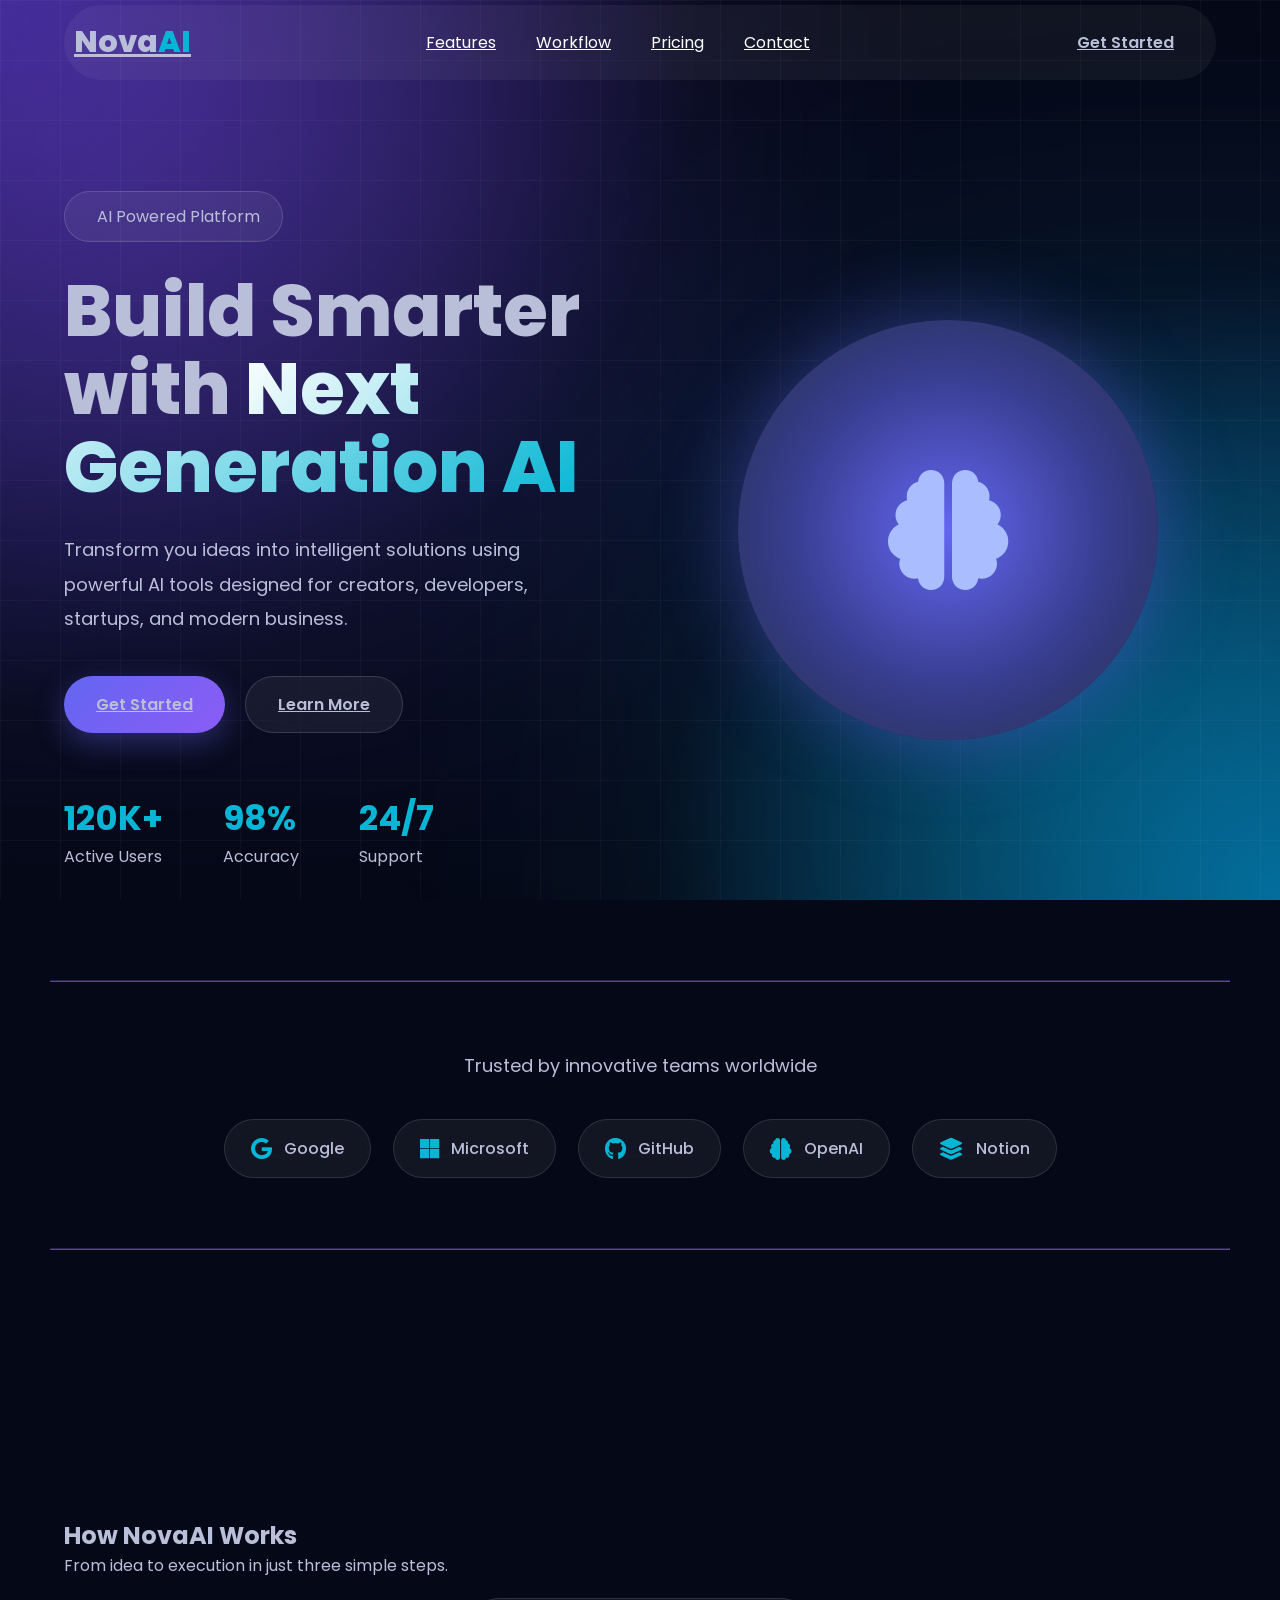
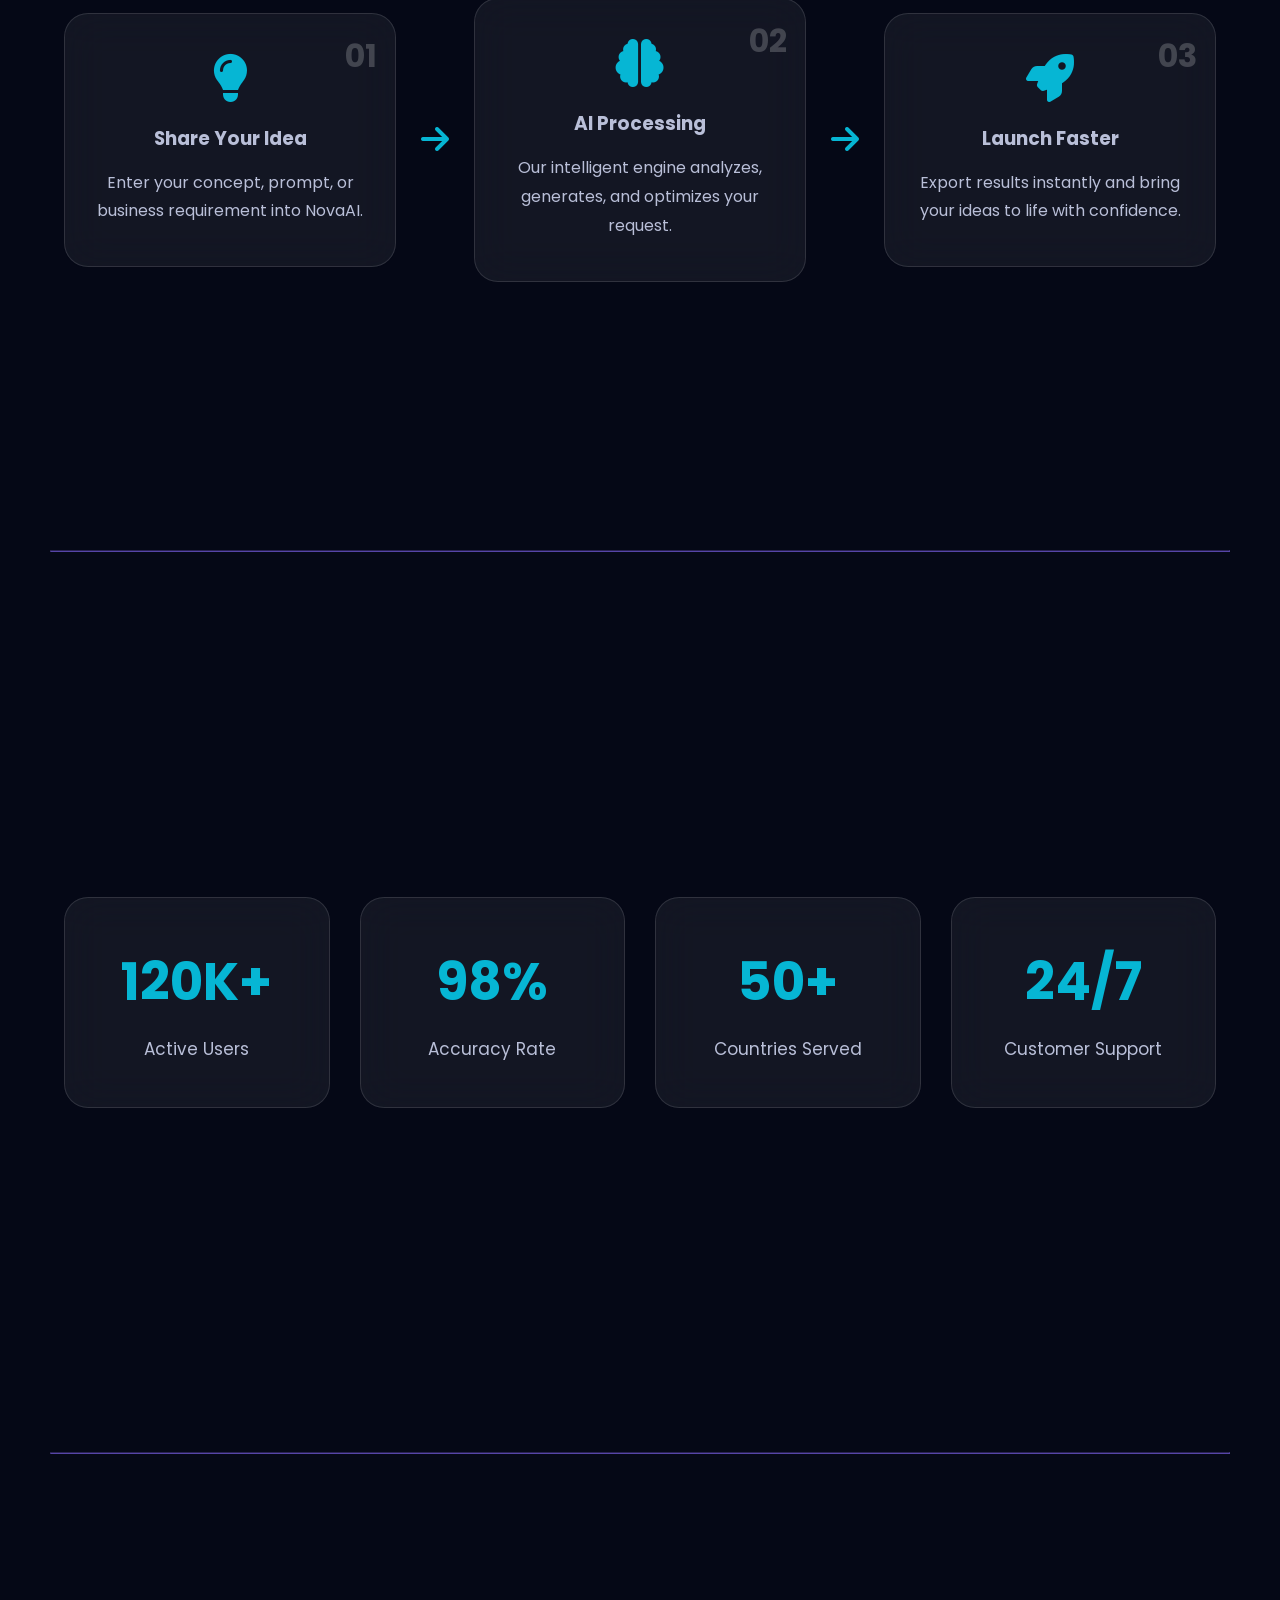
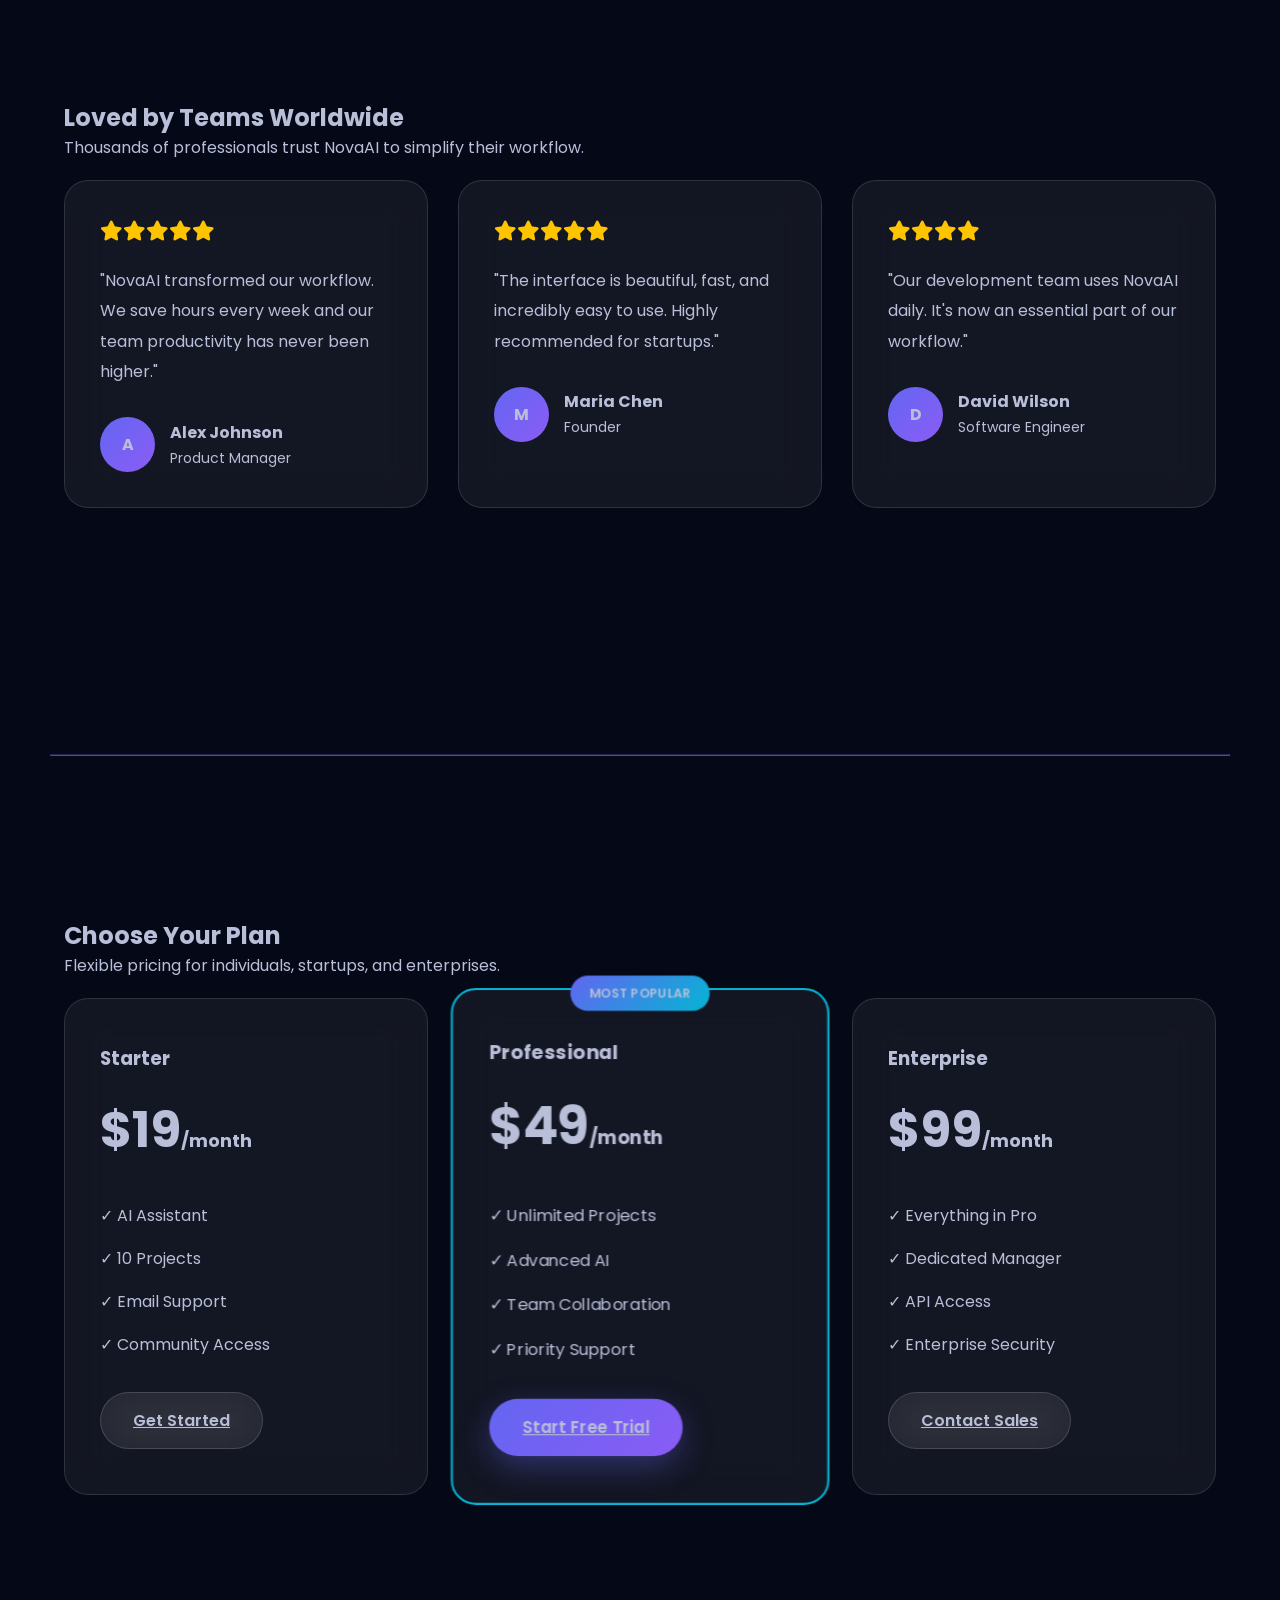
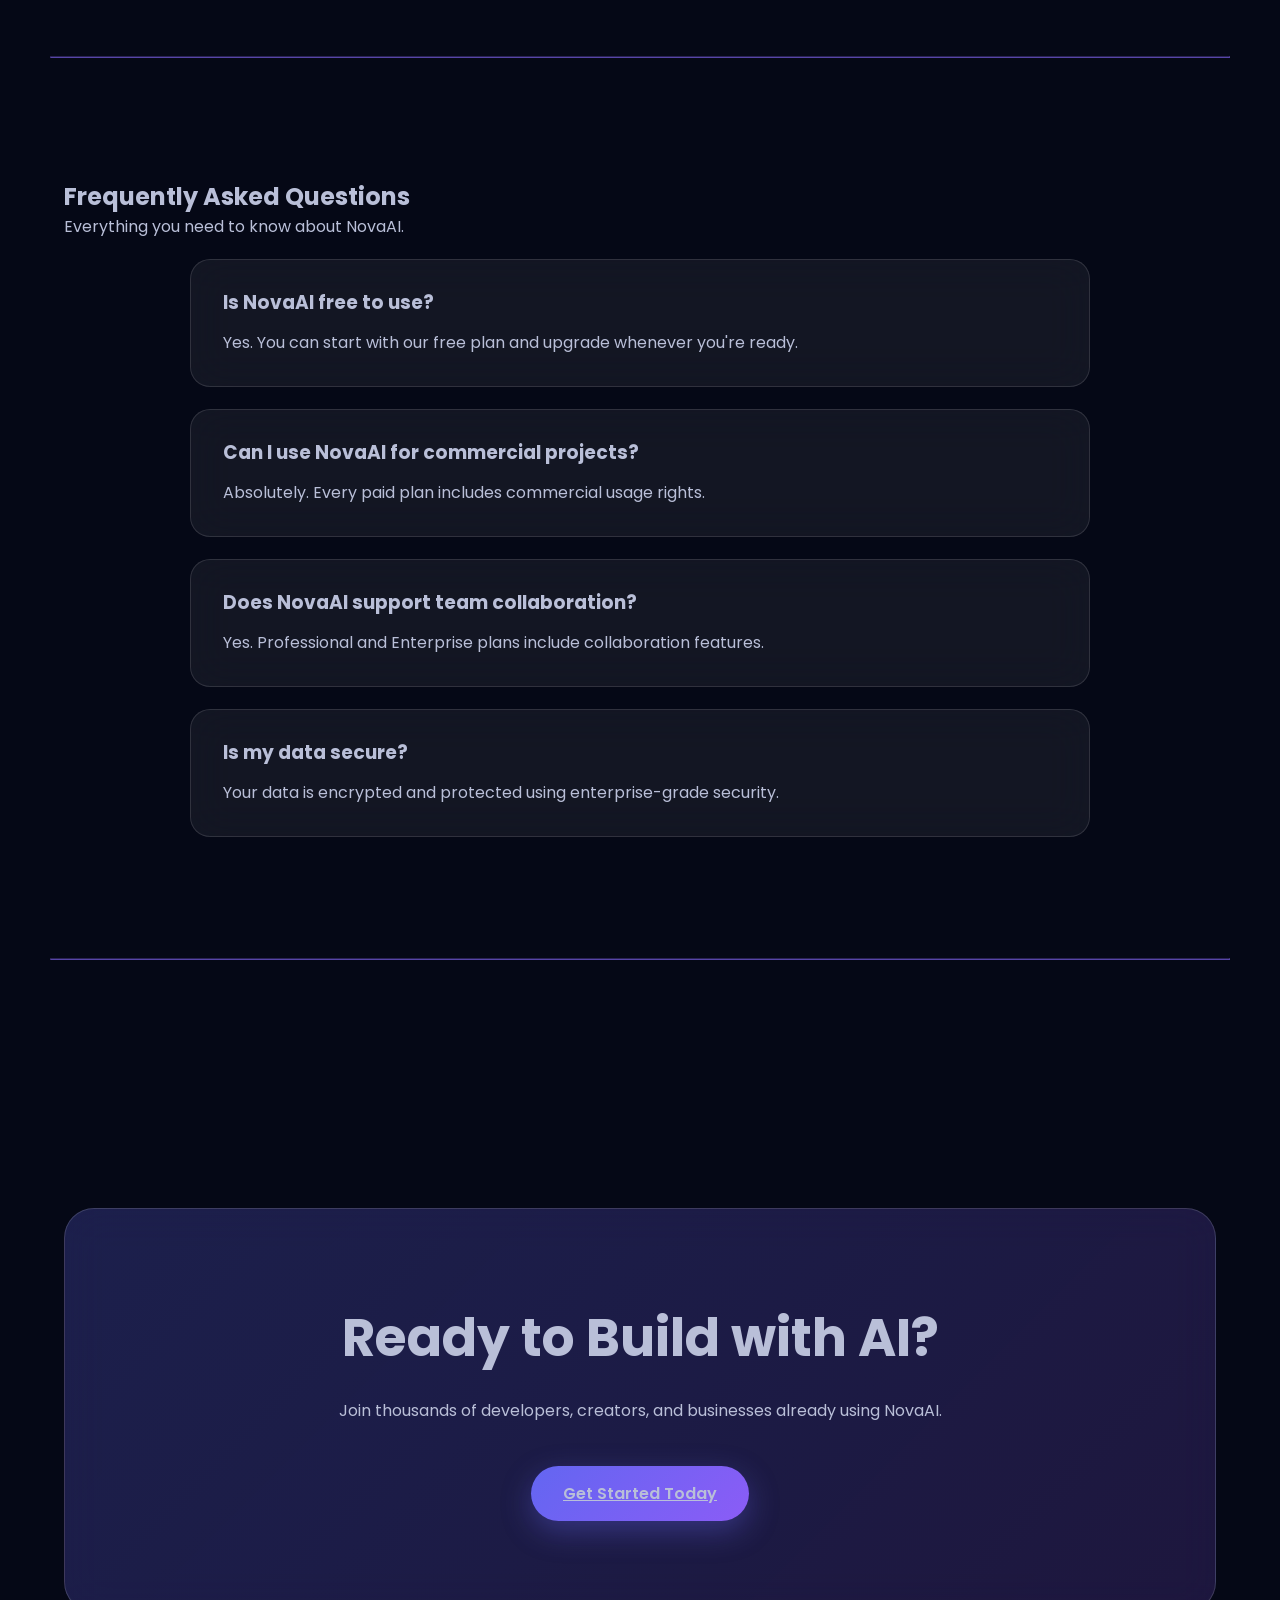
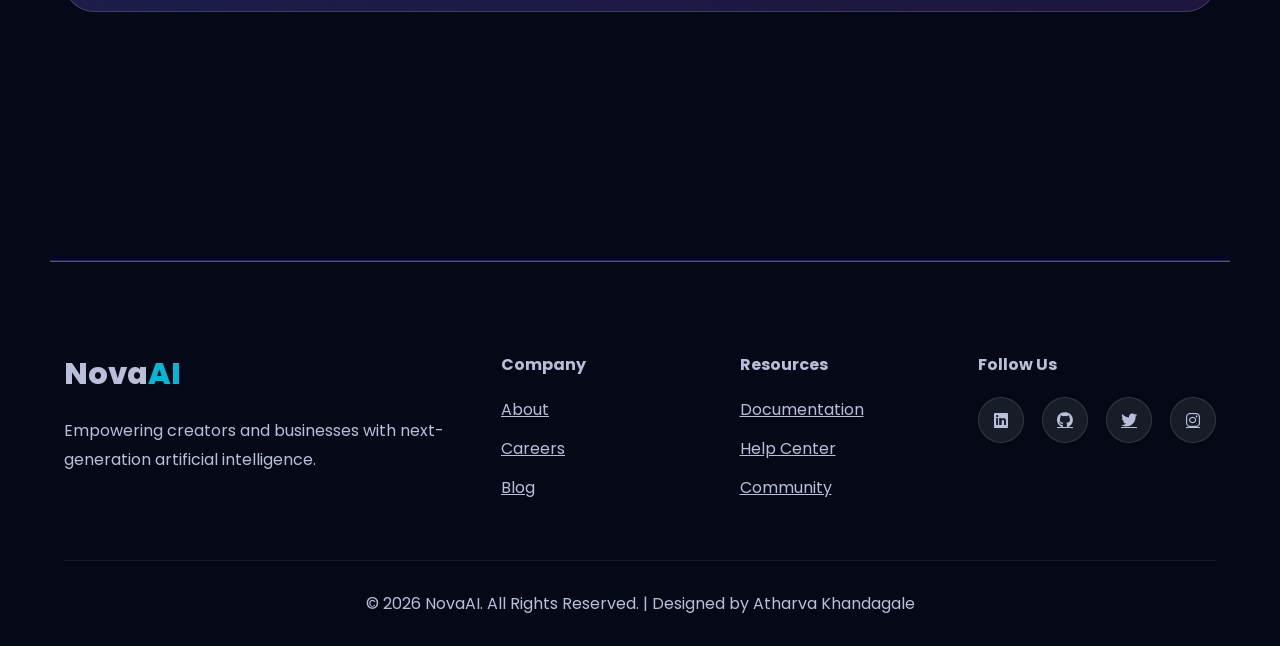
<file: Level1/Task1/index.html>
<!DOCTYPE html>
<html lang="en">
<head>
    <meta charset="UTF-8">
    <meta name="viewport" content="width=device-width, initial-scale=1.0">
    <title>NovaAI | Build Smarter with AI</title>
    <meta name="description" content="NovaAi us a modern AI Platform helping business and creators automate, innovate, and grow using next-generation ai.">

    <link rel="preconnect" href="https://fonts.googleapis.com">
    <link rel="preconnect" href="https://fonts.gstatic.com" crossorigin>
    
    <link href="https://fonts.googleapis.com/css2?family=Poppins:wght@300;400;500;600;700;800&display=swap" rel="stylesheet">
    <link rel="stylesheet" href="https://cdnjs.cloudflare.com/ajax/libs/font-awesome/6.7.2/css/all.min.css">

    <link rel="stylesheet" href="style.css">
</head>
<body>
    <div class="background">
        <div  class="aurora aurora-1"></div>
        <div  class="aurora aurora-2"></div>
        <div class="grid-overlay"></div>
    </div>

    <header>
        <nav class="navbar">
            <div class="container">
                <a href="#" class="logo">Nova<span>AI</span>
                </a>

                <ul class="nav-links">
                    <li><a href="#features">Features</a></li>
                    <li><a href="#workflow">Workflow</a></li>
                    <li><a href="#pricing">Pricing</a></li>
                    <li><a href="#contact">Contact</a></li>
                </ul>
                <a href="#" class="btn btn-mav">Get Started</a>
            </div>
        </nav>
    </header>

    <main>
        <section class="hero">
            <div class="container hero-container">
                <div class="hero-content">
                    <p class="hero-tag">
                        <i class="fa-solid fa-sparkles"></i>
                        AI Powered Platform
                    </p>
                    <h1>
                        Build Smarter with 
                        <span>Next Generation AI</span>
                    </h1>
                    <p class="hero-description">
                        Transform you ideas into intelligent solutions using powerful AI tools designed for creators, developers, startups, and modern business.
                    </p>
                    <div class="hero-buttons">
                        <a href="#" class="btn btn-primary">Get Started</a>
                        <a href="#" class="btn btn-secondary">Learn More</a>
                    </div>

                    <div class="hero-stats">
                        <div>
                            <h3>120K+</h3>
                            <p>Active Users</p>
                        </div>
                        <div>
                            <h3>98%</h3>
                            <p>Accuracy</p>
                        </div>
                        <div>
                            <h3>24/7</h3>
                            <p>Support</p>
                        </div>
                    </div>
                </div>
                <div class="hero-image">
                    <div class="ai-circle">
                        <i class="fa-solid fa-brain"></i>
                    </div>
                </div>
            </div>
        </section>

        <hr>

        <section id="companies" class="companies section">

            <div class="container">

                <p class="section-tag">
                Trusted by innovative teams worldwide
                </p>

                <div class="company-logos">
                    <div class="company">
                        <i class="fa-brands fa-google"></i><span>Google</span>
                    </div>
                    <div class="company">
                        <i class="fa-brands fa-microsoft"></i><span>Microsoft</span>
                    </div>
                    <div class="company">
                        <i class="fa-brands fa-github"></i><span>GitHub</span>
                    </div>
                    <div class="company">
                        <i class="fa-solid fa-brain"></i><span>OpenAI</span>
                    </div>
                    <div class="company">
                        <i class="fa-solid fa-layer-group"></i><span>Notion</span>
                    </div>
                </div>
            </div>
        </section>
        
        <hr>

        <section id="workflow" class="workflow section">
            <div class="container">
                <h2 class="section-title">How NovaAI Works</h2>
                <p class="section-subtitle">
                From idea to execution in just three simple steps.
                </p>
            
                <div class="workflow-container">
                    <div class="workflow-card">
                        <div class="step-number">01</div>
                            <i class="fa-solid fa-lightbulb"></i>
                            <h3>Share Your Idea</h3>

                        <p>
                            Enter your concept, prompt, or business requirement into NovaAI.
                        </p>

                    </div>
                    <div class="workflow-arrow">
                        <i class="fa-solid fa-arrow-right"></i>
                    </div>
                    <div class="workflow-card">
                        <div class="step-number">02</div>
                            <i class="fa-solid fa-brain"></i>
                            <h3>AI Processing</h3>
                        <p>
                        Our intelligent engine analyzes, generates, and optimizes your request.
                        </p>
                    </div>
                    <div class="workflow-arrow">
                        <i class="fa-solid fa-arrow-right"></i>
                    </div>
                    <div class="workflow-card">
                        <div class="step-number">03</div>
                            <i class="fa-solid fa-rocket"></i>
                            <h3>Launch Faster</h3>
                        <p>
                            Export results instantly and bring your ideas to life with confidence.
                        </p>
                    </div>
                </div>
            </div>

        </section>

        <hr>

        <section id="statistics" class="statistics section">
            <div class="container">
                <div class="stats-grid">
                    <div class="stat-card">
                        <h2>120K+</h2>
                        <p>Active Users</p>
                    </div>
                    <div class="stat-card">
                        <h2>98%</h2>
                        <p>Accuracy Rate</p>
                    </div>
                    <div class="stat-card">
                        <h2>50+</h2>
                        <p>Countries Served</p>
                    </div>
                    <div class="stat-card">
                        <h2>24/7</h2>
                        <p>Customer Support</p>
                    </div>
                </div>
            </div>
        </section>

        <hr>

        <section id="testimonials" class="testimonials section">
            <div class="container">
                <h2 class="section-title">
                Loved by Teams Worldwide
                </h2>
                <p class="section-subtitle">
                Thousands of professionals trust NovaAI to simplify their workflow.
                </p>
                <div class="testimonial-grid">
                    <div class="testimonial-card">
                        <div class="stars">
                            <i class="fa solid fa-star"></i><i class="fa solid fa-star"></i><i class="fa solid fa-star"></i><i class="fa solid fa-star"></i><i class="fa solid fa-star"></i>
                        </div>
                        <p>
                        "NovaAI transformed our workflow. We save hours every week and our team productivity has never been higher."
                        </p>
                        <div class="user">
                            <div class="avatar">
                                A
                            </div>
                            <div>
                                <h4>Alex Johnson</h4>
                                    <span>Product Manager</span>
                            </div>
                        </div>
                    </div>
                    <div class="testimonial-card">
                        <div class="stars">
                            <i class="fa solid fa-star"></i><i class="fa solid fa-star"></i><i class="fa solid fa-star"></i><i class="fa solid fa-star"></i><i class="fa solid fa-star"></i>
                        </div>
                        <p>
                        "The interface is beautiful, fast, and incredibly easy to use. Highly recommended for startups."
                        </p>
                        <div class="user">
                            <div class="avatar">
                                M
                            </div>
                            <div>
                                <h4>Maria Chen</h4>
                                    <span>Founder</span>
                            </div>
                        </div>
                    </div>
                    <div class="testimonial-card">
                        <div class="stars">
                            <i class="fa solid fa-star"></i><i class="fa solid fa-star"></i><i class="fa solid fa-star"></i><i class="fa solid fa-star"></i>
                        </div>
                        <p>
                            "Our development team uses NovaAI daily. It's now an essential part of our workflow."
                        </p>
                        <div class="user">
                            <div class="avatar">
                                D
                            </div>
                            <div>
                                <h4>David Wilson</h4>
                                    <span>Software Engineer</span>
                            </div>
                        </div>
                    </div>
                </div>
            </div>
        </section>

        <hr>

        <section id="pricing" class="pricing section">
            <div class="container">
                <h2 class="section-title">
                    Choose Your Plan
                </h2>
                <p class="section-subtitle">
                    Flexible pricing for individuals, startups, and enterprises.
                </p>
                <div class="pricing-grid">
                    <div class="pricing-card">
                        <h3>Starter</h3>
                            <h2>$19<span>/month</span></h2>
                        <ul>
                            <li>✓ AI Assistant</li>
                            <li>✓ 10 Projects</li>
                            <li>✓ Email Support</li>
                            <li>✓ Community Access</li>
                        </ul>
                        <a href="#" class="btn btn-secondary">
                            Get Started
                        </a>
                    </div>
                    <div class="pricing-card featured">
                        <span class="badge">MOST POPULAR</span>
                        <h3>Professional</h3>
                        <h2>$49<span>/month</span></h2>
                        <ul>
                            <li>✓ Unlimited Projects</li>
                            <li>✓ Advanced AI</li>
                            <li>✓ Team Collaboration</li>
                            <li>✓ Priority Support</li>                
                        </ul>
                        <a href="#" class="btn btn-primary">
                            Start Free Trial
                        </a>
                    </div>
                    <div class="pricing-card">
                        <h3>Enterprise</h3>
                        <h2>$99<span>/month</span></h2>
                        <ul>
                            <li>✓ Everything in Pro</li>
                            <li>✓ Dedicated Manager</li>  
                            <li>✓ API Access</li>
                            <li>✓ Enterprise Security</li>
                        </ul>
                        <a href="#" class="btn btn-secondary">
                            Contact Sales
                        </a>
                    </div>

                </div>
            </div>
        </section>

        <hr>

        <section id="faq" class="faq section">
            <div class="container">
                <h2 class="section-title">
                Frequently Asked Questions
                </h2>
                <p class="section-subtitle">
                Everything you need to know about NovaAI.
                </p>
                <div class="faq-container">
                    <div class="faq-item">
                        <h3>Is NovaAI free to use?</h3>
                        <p>Yes. You can start with our free plan and upgrade whenever you're ready.</p>
                    </div>
                    <div class="faq-item">
                        <h3>Can I use NovaAI for commercial projects?</h3>
                        <p>Absolutely. Every paid plan includes commercial usage rights.</p>
                    </div>
                    <div class="faq-item">
                        <h3>Does NovaAI support team collaboration?</h3>
                        <p>Yes. Professional and Enterprise plans include collaboration features.</p>
                    </div>
                    <div class="faq-item">
                        <h3>Is my data secure?</h3>
                        <p>Your data is encrypted and protected using enterprise-grade security.</p>
                    </div>
                </div>
            </div>
        </section>

        <hr>

        <section id="cta" class="cta section">
            <div class="container">
                <div class="cta-box">
                    <h2>
                    Ready to Build with AI?
                    </h2>
                    <p>
                    Join thousands of developers, creators, and businesses already using NovaAI.
                    </p>
                    <a href="#" class="btn btn-primary">
                    Get Started Today
                    </a>
                </div>
            </div>
        </section>
    </main>

    <hr>

    <footer id="contact">
        <div class="container">
            <div class="footer-grid">
                <div>
                    <h2 class="logo">
                        Nova<span>AI</span>
                    </h2>
                    <p>
                    Empowering creators and businesses with next-generation artificial intelligence.
                    </p>
                </div>
                <div>
                    <h4>Company</h4>
                    <ul>
                        <li><a href="#">About</a></li>
                        <li><a href="#">Careers</a></li>
                        <li><a href="#">Blog</a></li>
                    </ul>
                </div>
                <div>
                    <h4>Resources</h4>
                    <ul>
                        <li><a href="#">Documentation</a></li>
                        <li><a href="#">Help Center</a></li>
                        <li><a href="#">Community</a></li>
                    </ul>
                </div>
                <div>
                    <h4>Follow Us</h4>
                    <div class="socials">
                        <a href="#"><i class="fab fa-linkedin"></i></a>
                        <a href="#"><i class="fab fa-github"></i></a>
                        <a href="#"><i class="fab fa-twitter"></i></a>
                        <a href="#"><i class="fab fa-instagram"></i></a>
                    </div>
                </div>
            </div>
            <div class="copyright">
                © 2026 NovaAI. All Rights Reserved. | Designed by Atharva Khandagale
            </div>
        </div>
    </footer>
</body>
</html>
</file>
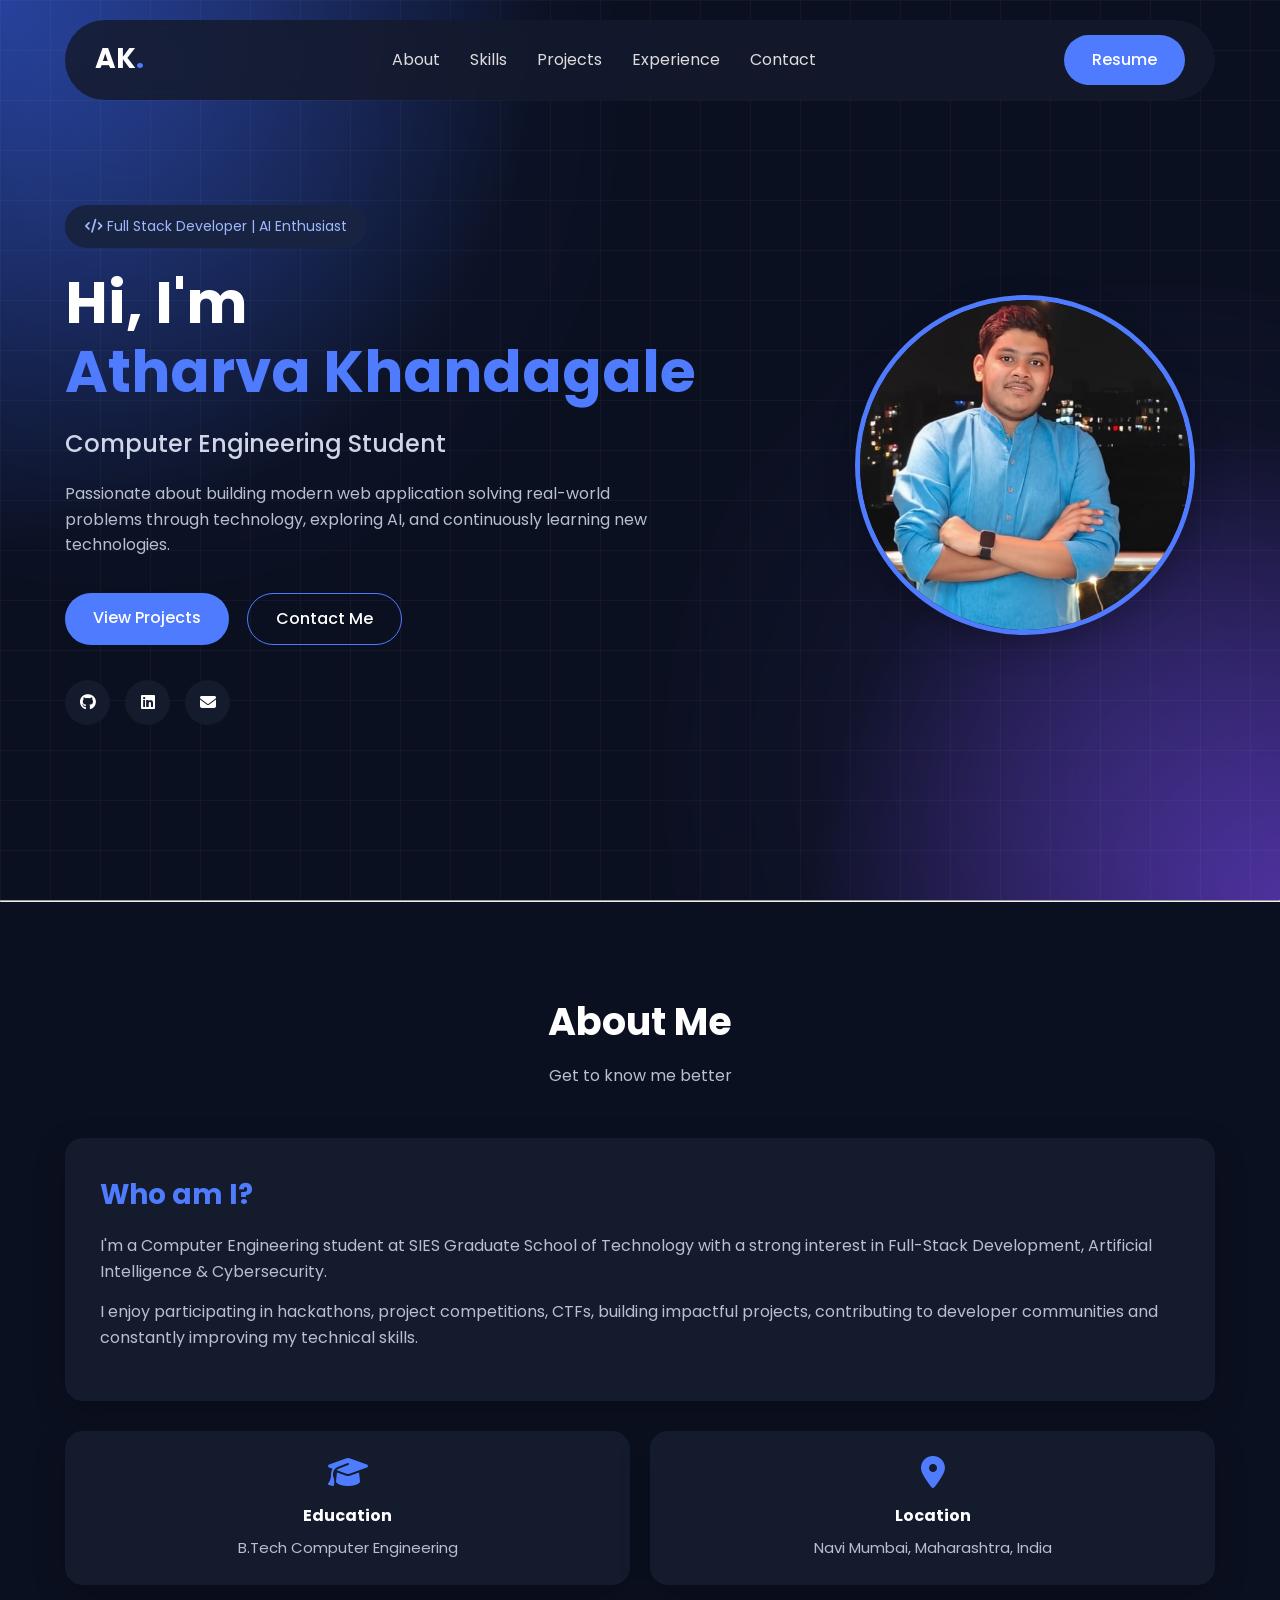
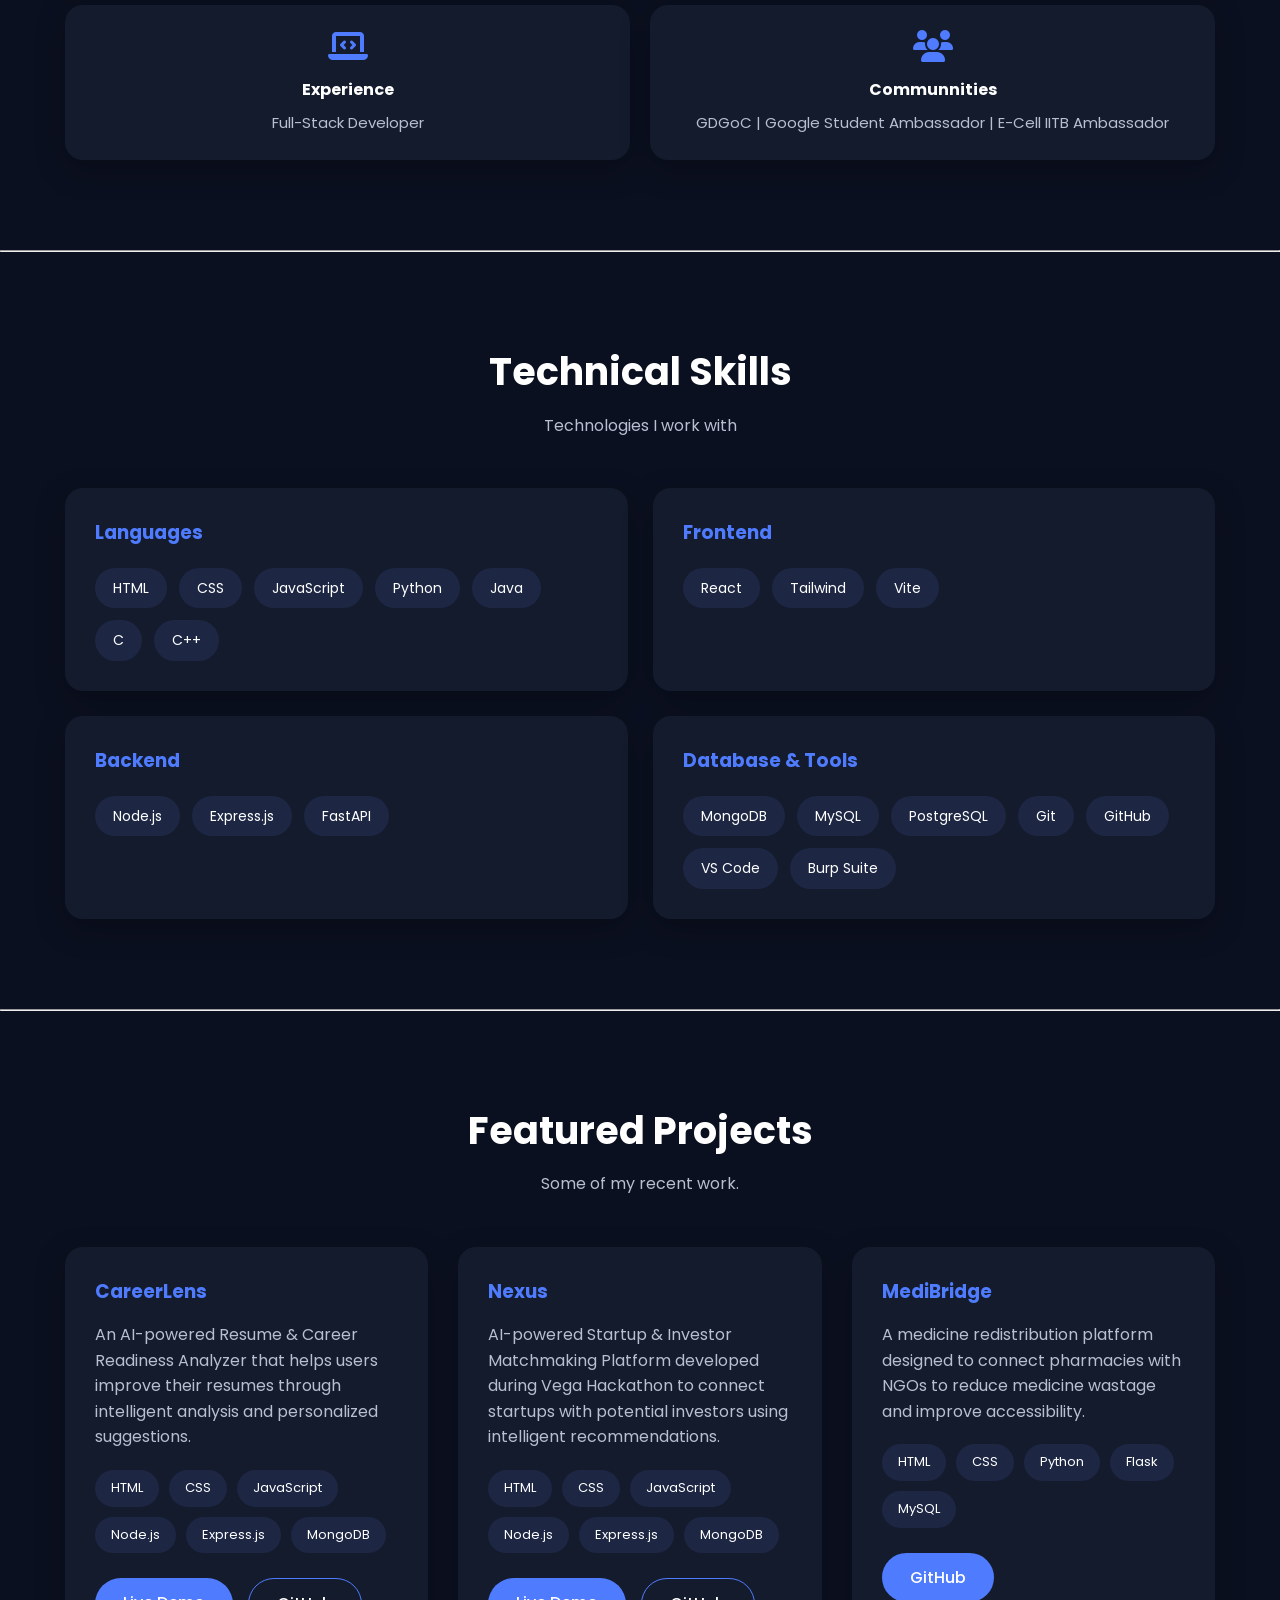
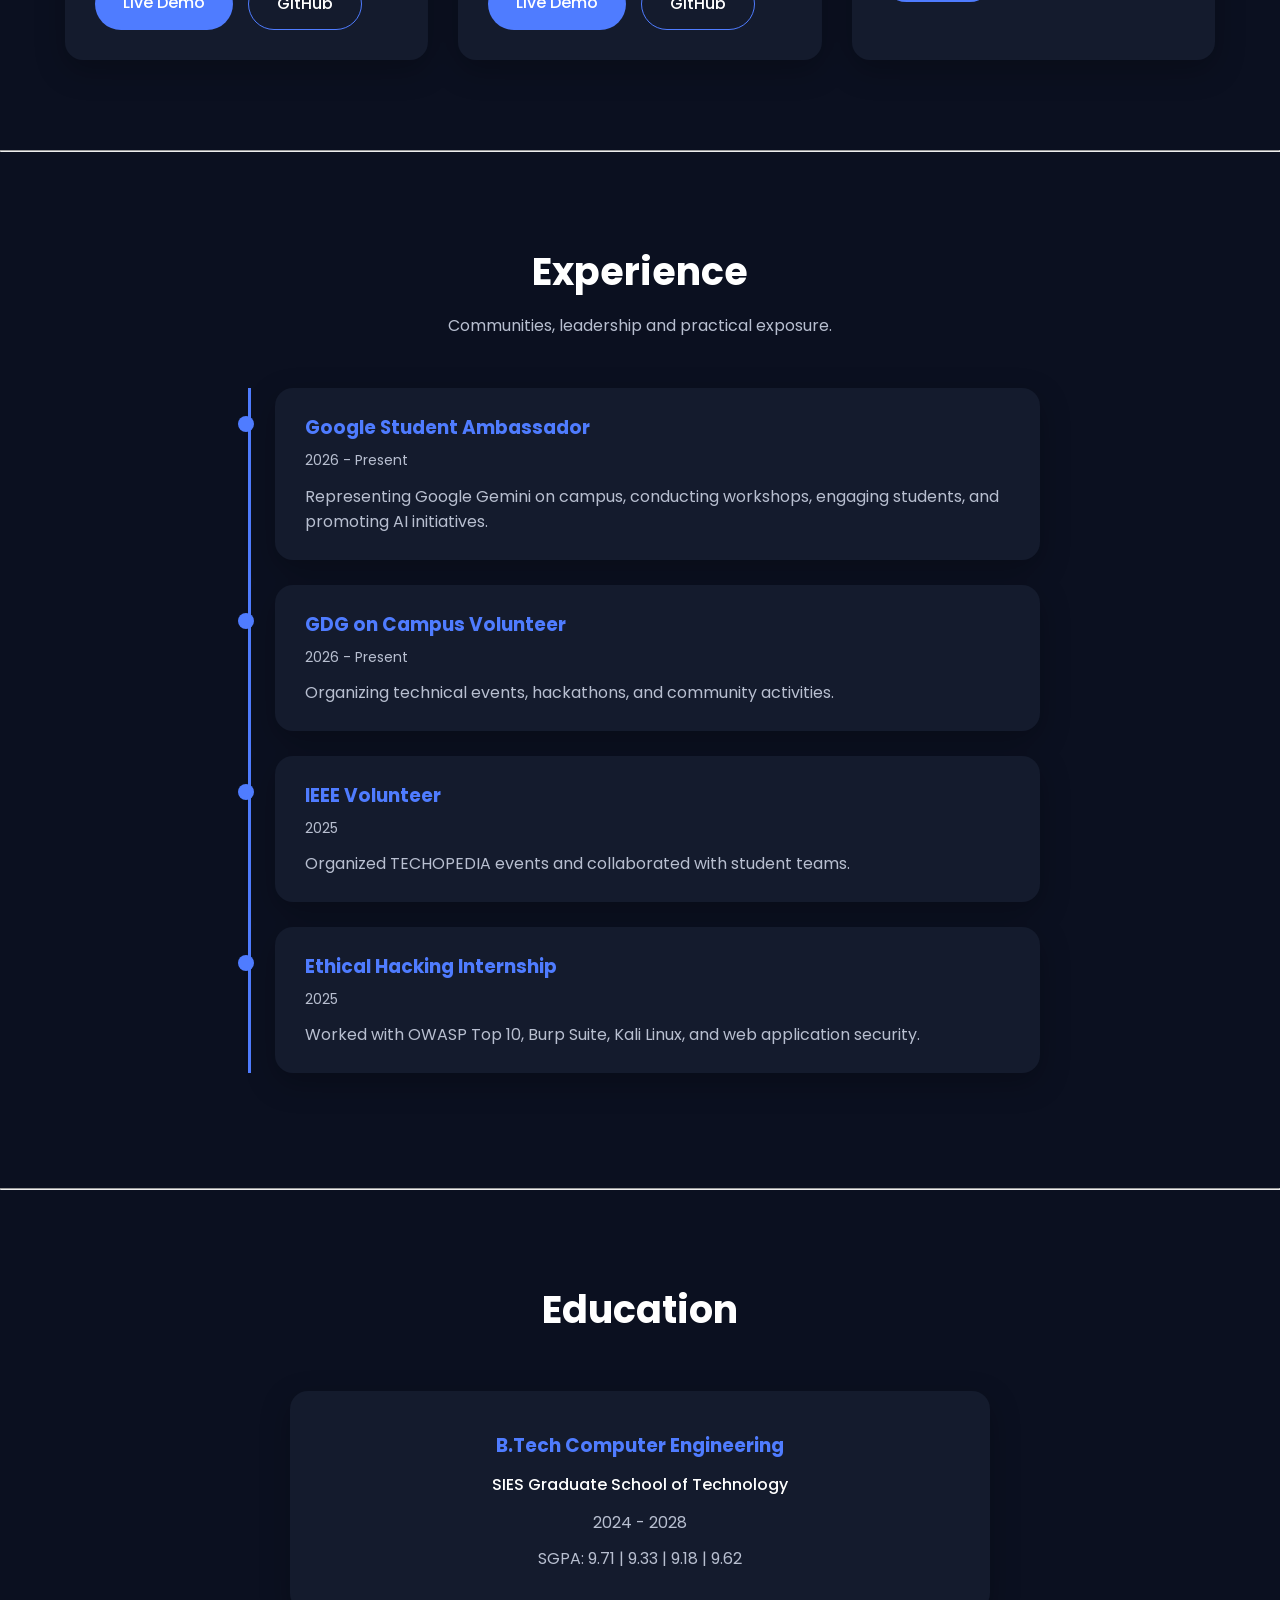
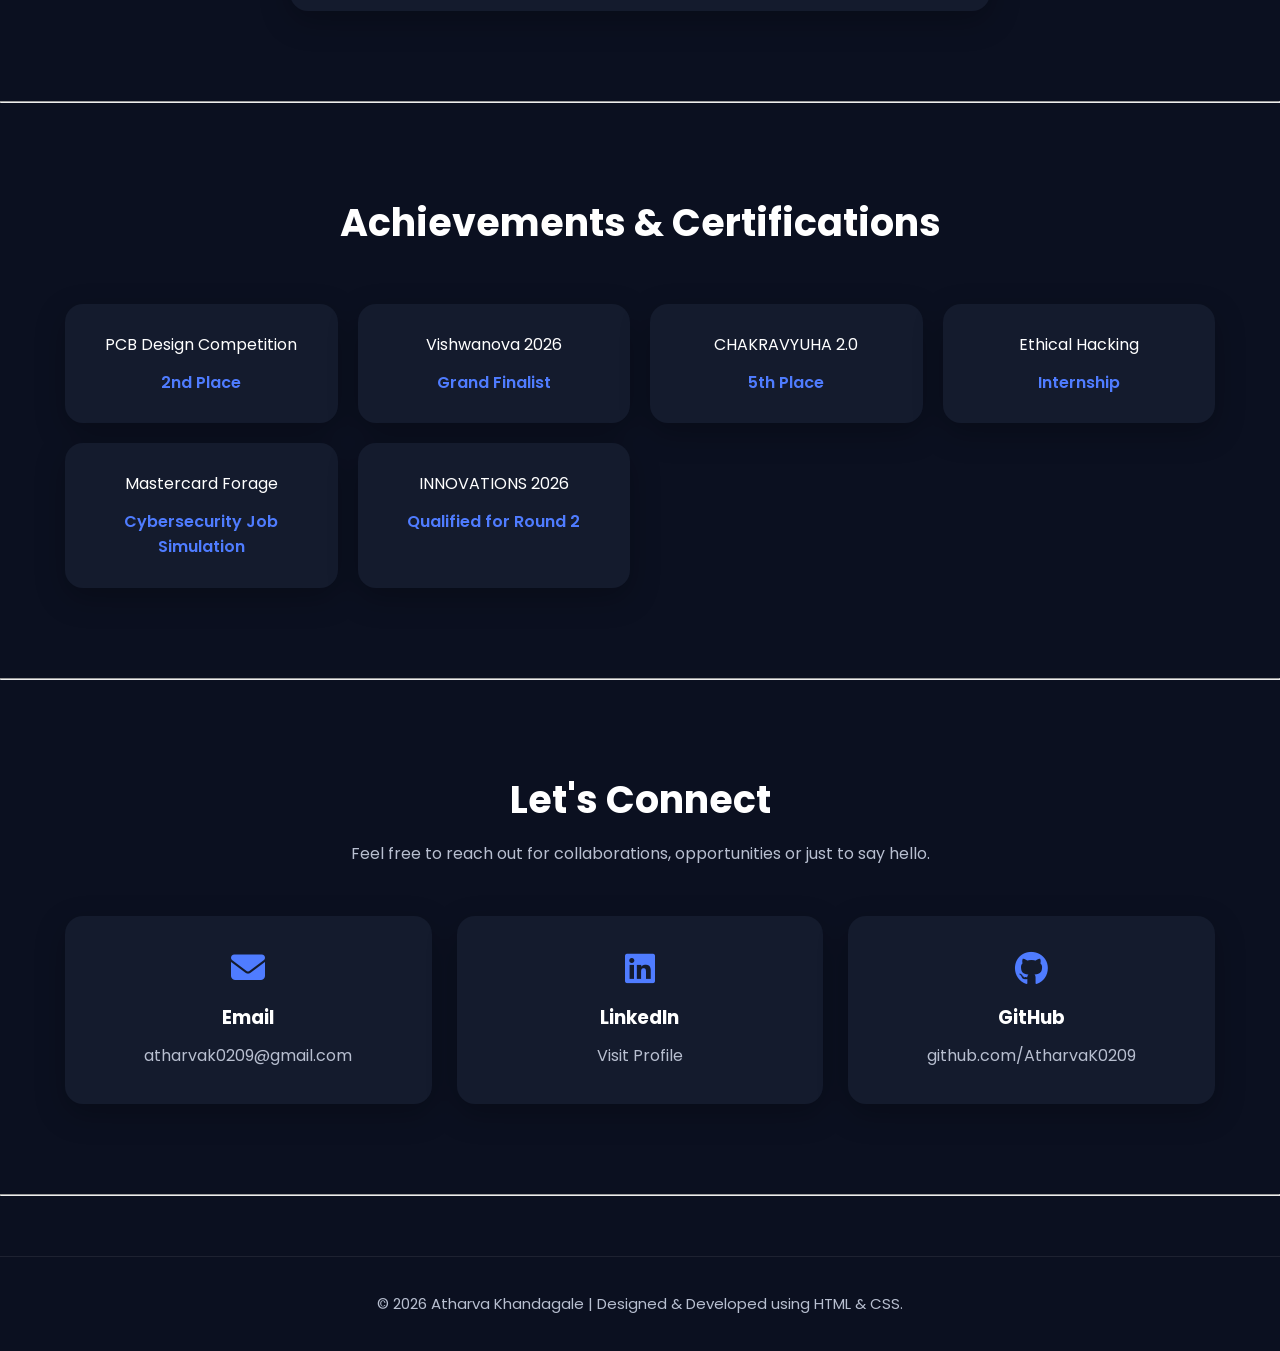
<file: Level1/Task2/index.html>
<!DOCTYPE html>
<html lang="en">
<head>
    <meta charset="UTF-8">
    <meta name="viewport" content="width=device-width, initial-scale=1.0">
    <title>Atharva Khandagale | Portfolio</title>
    <meta name="Portfolio of Atharva Khandagale - Computer Engineering Student, Full Stack Developer and AI Enthusiast">
    <link rel="preconnect" href="https://fonts.googleapis.com">
    <link rel="preconnect" href="https://fonts.gstatic.com" crossorigin>
    <link rel="stylesheet" href="https://fonts.googleapis.com/css2?family=Poppins:wght@300;400;500;600;700;800&display=swap">
    <link rel="stylesheet" href="https://cdnjs.cloudflare.com/ajax/libs/font-awesome/6.7.2/css/all.min.css">
    <link rel="stylesheet" href="style.css">
</head>
<body>
    <div class="background">
        <div class="gradient gradient-1"></div>
        <div class="gradient gradient-2"></div>
        <div class="grid-overlay"></div>
    </div>

    <header>
        <nav class="navbar">
            <div class="container">
                <a href="#" class="logo">
                    AK<span>.</span>
                </a>

                <ul class="nav-links">
                    <li><a href="#about">About</a></li>
                    <li><a href="#skills">Skills</a></li>
                    <li><a href="#projects">Projects</a></li>
                    <li><a href="#experience">Experience</a></li>
                    <li><a href="#contact">Contact</a></li>
                </ul>
                <a href="assets/Resume.pdf" class="btn btn-primary">Resume</a>
            </div>
        </nav>
    </header>
    
    <main>    
        <section class="hero">
            <div class="container hero-container">
                <div class="hero-content">
                    <p class="hero-tag">
                        <i class="fa-solid fa-code"></i>
                        Full Stack Developer | AI Enthusiast
                    </p>
                    <h1>Hi, I'm
                        <span>Atharva Khandagale</span>
                    </h1>
                    <h2>
                        Computer Engineering Student
                    </h2>
                    <p class="hero-description">
                        Passionate about building modern web application solving real-world problems through technology, exploring AI, and continuously learning new technologies.
                    </p>
                    <div class="hero-buttons">
                        <a href="#projects" class="btn btn-primary">View Projects</a>
                        <a href="#contact" class="btn btn-secondary">Contact Me</a>
                    </div>
                    <div class="hero-social">
                        <a href="https://github.com/AtharvaK0209" target="_blank">
                            <i class="fab fa-github"></i>
                        </a>
                        <a href="https://linkedin.com/in/atharva-khandagale-412892333/" target="_blank">
                            <i class="fab fa-linkedin"></i>
                        </a>
                        <a href="mailto:atharvak0209@gmail.com">
                            <i class="fa-solid fa-envelope"></i>
                        </a>
                    </div>
                </div>
                <div class="hero-image">
                    <div class="profile-card">
                        <img src="assets/AK.jpeg" alt="Atharva Khandagale">
                    </div>
                </div>
            </div>
        </section>

        <hr>

        <section class="about-section">
            <div class="container">
                <div class="section-heading">
                    <h2>About Me</h2>
                    <p>
                        Get to know me better
                    </p>
                </div>
                <div class="about-content">
                    <h3>Who am I?</h3>
                    <p>
                        I'm a Computer Engineering student at SIES Graduate School of Technology with a strong interest in Full-Stack Development, Artificial Intelligence & Cybersecurity. 
                    </p>
                    <p>
                        I enjoy participating in hackathons, project competitions, CTFs, building impactful projects, contributing to developer communities and constantly improving my technical skills.
                    </p>
                </div>
                <div class="about-grid">
                    <div class="info-card">
                        <i class="fa-solid fa-graduation-cap"></i>
                        <h4>Education</h4>
                        <p>B.Tech Computer Engineering</p>
                    </div>
                    <div class="info-card">
                        <i class="fa-solid fa-location-dot"></i>
                        <h4>Location</h4>
                        <p>Navi Mumbai, Maharashtra, India</p>
                    </div>
                    <div class="info-card">
                        <i class="fa-solid fa-laptop-code"></i>
                        <h4>Experience</h4>
                        <p>Full-Stack Developer</p>
                    </div>
                    <div class="info-card">
                        <i class="fa-solid fa-users"></i>
                        <h4>Communnities</h4>
                        <p>GDGoC | Google Student Ambassador | E-Cell IITB Ambassador</p>
                    </div>
                </div>
            </div>
        </section>

        <hr>

        <section class="skills-section">
            <div class="container">
                <div class="section-heading">
                    <h2>Technical Skills</h2>
                    <p>Technologies I work with</p>
                </div>
                <div class="skills-grid">
                    <div class="skill-category">
                        <h3>Languages</h3>
                        <div class="skill-items">
                            <span>HTML</span>
                            <span>CSS</span>
                            <span>JavaScript</span>
                            <span>Python</span>
                            <span>Java</span>
                            <span>C</span>
                            <span>C++</span>
                        </div>
                    </div>
                    <div class="skill-category">
                        <h3>Frontend</h3>
                        <div class="skill-items">
                            <span>React</span>
                            <span>Tailwind</span>
                            <span>Vite</span>
                        </div>
                    </div>
                    <div class="skill-category">
                        <h3>Backend</h3>
                        <div class="skill-items">
                            <span>Node.js</span>
                            <span>Express.js</span>
                            <span>FastAPI</span>
                        </div>
                    </div>
                    <div class="skill-category">
                        <h3>Database & Tools</h3>
                        <div class="skill-items">
                            <span>MongoDB</span>
                            <span>MySQL</span>
                            <span>PostgreSQL</span>
                            <span>Git</span>
                            <span>GitHub</span>
                            <span>VS Code</span>
                            <span>Burp Suite</span>
                        </div>
                    </div>
                </div>
            </div>
        </section>

        <hr>

        <section class="projects-section">
             <div class="container">
                <div class="section-heading">
                    <h2>Featured Projects</h2>
                    <p>Some of my recent work.</p>
                </div>
                <div class="project-grid">
                     <div class="project-card">
                        <div class="project-content">
                            <h3>CareerLens</h3>
                            <p>
                                An AI-powered Resume & Career Readiness Analyzer
                                that helps users improve their resumes through
                                intelligent analysis and personalized suggestions.
                            </p>
                            <div class="tech-stack">
                                <span>HTML</span>
                                <span>CSS</span>
                                <span>JavaScript</span>
                                <span>Node.js</span>
                                <span>Express.js</span>
                                <span>MongoDB</span>
                            </div>
                            <div class="project-buttons">
                                <a href="https://careerlens-mfhe.onrender.com"
                                    target="_blank"
                                    class="btn btn-primary">
                                    Live Demo
                                </a>
                                <a href="https://github.com/ketkar-atharva/careerlens"
                                    target="_blank"
                                    class="btn btn-secondary">
                                     GitHub
                                </a>
                            </div>
                        </div>
                    </div>
                    <div class="project-card">
                        <div class="project-content">
                            <h3>Nexus</h3>
                            <p>
                                AI-powered Startup & Investor Matchmaking Platform
                                developed during Vega Hackathon to connect
                                startups with potential investors using intelligent
                                recommendations.
                            </p>
                            <div class="tech-stack">
                                <span>HTML</span>
                                <span>CSS</span>
                                <span>JavaScript</span>
                                <span>Node.js</span>
                                <span>Express.js</span>
                                <span>MongoDB</span>
                            </div>
                            <div class="project-buttons">
                                <a href="https://nexus-peug.onrender.com/"
                                    target="_blank"
                                    class="btn btn-primary">
                                    Live Demo
                                </a>
                                <a href="https://github.com/AtharvaK0209/Nexus"
                                    target="_blank"
                                    class="btn btn-secondary">
                                     GitHub
                                </a>
                            </div>
                        </div>
                    </div>
                    <div class="project-card">
                        <div class="project-content">
                            <h3>MediBridge</h3>
                            <p>
                                A medicine redistribution platform designed to
                                connect pharmacies with NGOs to reduce medicine
                                wastage and improve accessibility.
                            </p>
                            <div class="tech-stack">
                                <span>HTML</span>
                                <span>CSS</span>
                                <span>Python</span>
                                <span>Flask</span>
                                <span>MySQL</span>
                            </div>
                            <div class="project-buttons">
                                <a href="https://github.com/AtharvaK0209/MediBridge"
                                    target="_blank"
                                    class="btn btn-primary">
                                     GitHub
                                </a>
                            </div>
                        </div>
                    </div>
                </div>
            </div>
        </section>

        <hr>
        
        <section class="experience-section">
            <div class="container">
                <div class="section-heading">
                    <h2>Experience</h2>
                    <p>Communities, leadership and practical exposure.</p>
                </div>
                <div class="timeline">
                    <div class="timeline-item">
                        <h3>Google Student Ambassador</h3>
                        <span>2026 - Present</span>
                        <p>
                            Representing Google Gemini on campus,
                            conducting workshops,
                            engaging students,
                            and promoting AI initiatives.
                        </p>
                    </div>
                    <div class="timeline-item">
                        <h3>GDG on Campus Volunteer</h3>
                        <span>2026 - Present</span>
                        <p>
                            Organizing technical events,
                            hackathons,
                            and community activities.
                        </p>
                    </div>
                    <div class="timeline-item">
                        <h3>IEEE Volunteer</h3>
                        <span>2025</span>
                        <p>
                            Organized TECHOPEDIA events
                            and collaborated with student teams.
                        </p>
                    </div>
                    <div class="timeline-item">
                        <h3>Ethical Hacking Internship</h3>
                        <span>2025</span>
                        <p>
                            Worked with OWASP Top 10,
                            Burp Suite,
                            Kali Linux,
                            and web application security.
                        </p>
                    </div>
                </div>
            </div>
        </section>

        <hr>

        <section class="education-section">
             <div class="container">
                <div class="section-heading">
                    <h2>Education</h2>
                </div>
                <div class="education-card">
                    <h3>
                        B.Tech Computer Engineering
                    </h3>
                    <h4>
                        SIES Graduate School of Technology
                    </h4>
                    <p>
                        2024 - 2028
                    </p>
                    <p>
                        SGPA:
                        9.71 | 9.33 | 9.18 | 9.62
                    </p>
                </div>
            </div>
        </section>

        <hr>

        <section class="achievements-section">
            <div class="container">
                <div class="section-heading">
                    <h2>
                        Achievements & Certifications
                    </h2>
                </div>
                <div class="achievement-grid">
                    <div class="achievement-card">
                        PCB Design Competition
                        <span>
                            2nd Place
                        </span>
                    </div>
                    <div class="achievement-card">
                        Vishwanova 2026
                        <span>
                            Grand Finalist
                        </span>
                    </div>
                    <div class="achievement-card">
                        CHAKRAVYUHA 2.0
                        <span>
                            5th Place
                        </span>
                    </div>
                    <div class="achievement-card">
                        Ethical Hacking
                        <span>
                            Internship
                        </span>
                    </div>
                    <div class="achievement-card">
                        Mastercard Forage
                        <span>
                            Cybersecurity Job Simulation
                        </span>
                    </div>
                    <div class="achievement-card">
                        INNOVATIONS 2026
                        <span>
                            Qualified for Round 2
                        </span>
                    </div>
                </div>
            </div>
        </section>

        <hr>

        <section id="contact" class="contact section">
            <div class="container">
                <div class="section-heading">
                    <h2>
                        Let's Connect
                    </h2>
                    <p>
                        Feel free to reach out for collaborations,
                        opportunities or just to say hello.
                    </p>
                </div>
                <div class="contact-card">
                    <div>
                        <i class="fa-solid fa-envelope"></i>
                        <h3>Email</h3>
                        <p>
                            atharvak0209@gmail.com
                        </p>
                    </div>
                    <div>
                        <i class="fab fa-linkedin"></i>
                        <h3>LinkedIn</h3>
                        <a href="https://www.linkedin.com/in/atharva-khandagale-412892333/">
                            Visit Profile
                        </a>
                    </div>
                    <div>
                        <i class="fab fa-github"></i>
                        <h3>GitHub</h3>
                        <a href="https://github.com/AtharvaK0209">
                            github.com/AtharvaK0209
                        </a>
                    </div>
                </div>
            </div>
        </section>
    </main>

    <hr>

      <footer>
        <div class="container">
            <p>
                © 2026 Atharva Khandagale | Designed & Developed using HTML & CSS.
            </p>
        </div>
    </footer>
</body>
</html>
</file>
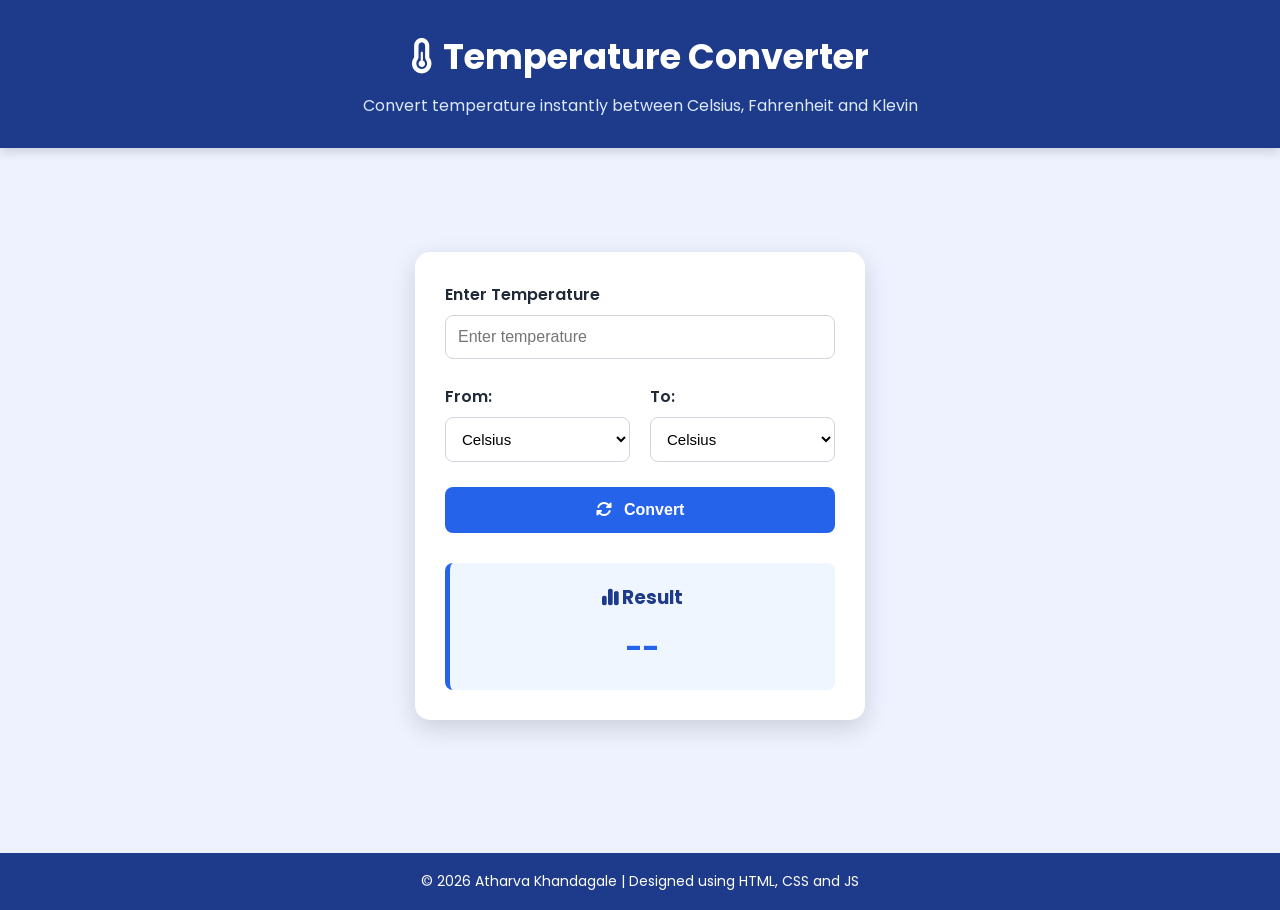
<file: Level1/Task3/index.html>
<!DOCTYPE html>
<html lang="en">
<head>
    <meta charset="UTF-8">
    <meta name="viewport" content="width=device-width, initial-scale=1.0">
    <title>Temperature Converter</title>
    <link rel="preconnect" href="https://fonts.googleapis.com">
    <link rel="preconnect" href="https://fonts.gstatic.com">
    <link href="https://fonts.googleapis.com/css2?family=Poppins:wght@300;400;500;600;700&display=swap" rel="stylesheet">
    <link rel="stylesheet" href="https://cdnjs.cloudflare.com/ajax/libs/font-awesome/6.7.2/css/all.min.css">
    <link rel="stylesheet" href="style.css">
</head>
<body>
    <header>
        <h1><i class="fa-solid fa-temperature-half"></i>Temperature Converter</h1>
        <p>Convert temperature instantly between Celsius, Fahrenheit and Klevin</p>
    </header>

    <main>
        <div class="converter-card">
            <div class="input-group">
                <label for="temperature">Enter Temperature</label>
                <input type="number" id="temperature" placeholder="Enter temperature">
            </div>
            <div class="dropdown-row">
                <div class="select-group">
                    <label for="fromUnit">From:</label>
                    <select id="fromUnit">
                        <option value="celsius">Celsius</option>
                        <option value="fahrenheit">Fahrenheit</option>
                        <option value="kelvin">Kelvin</option>
                    </select>
                </div>

                <div class="select-group">
                    <label for="toUnit">To:</label>
                    <select id="toUnit">
                        <option value="celsius">Celsius</option>
                        <option value="fahrenheit">Fahrenheit</option>
                        <option value="kelvin">Kelvin</option>
                    </select>
                </div>
            </div>
            <button id="convert-btn">
                <i class="fa-solid fa-rotate"></i>
                Convert
            </button>
            <div class="result-box">
                <h3>
                    <i class="fa-solid fa-chart-simple"></i>
                    Result
                </h3>
                <p id="result">
                    --
                </p>
            </div>
        </div>
    </main>
    <footer>
        <p>&copy; 2026 Atharva Khandagale | Designed using HTML, CSS and JS</p>
    </footer>
    <script src="script.js"></script>
</body>
</html>
</file>
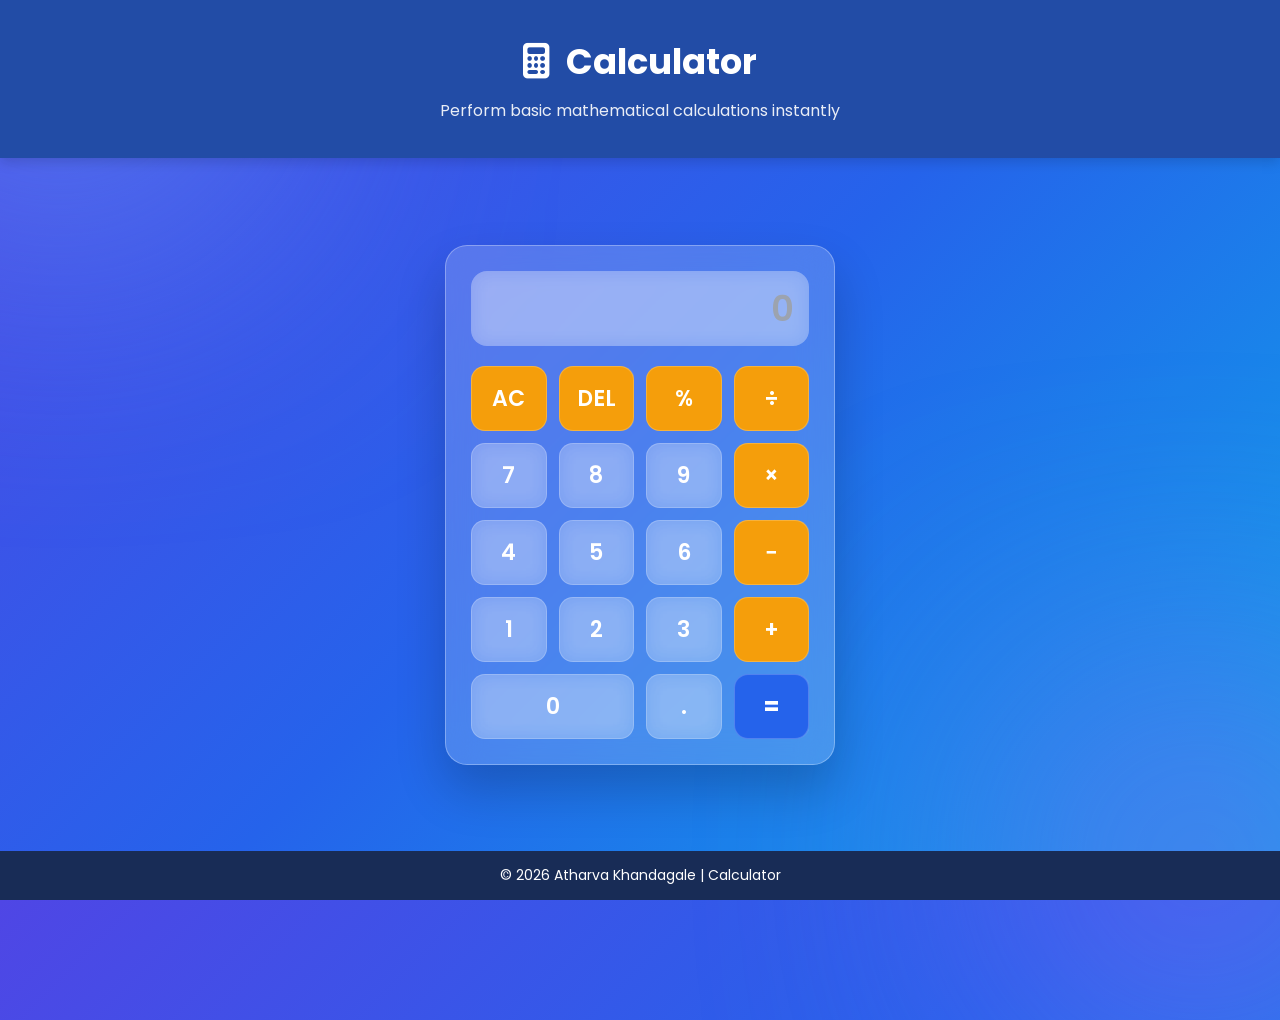
<file: Level2/Task1/index.html>
<!DOCTYPE html>
<html lang="en">

<head>

    <meta charset="UTF-8">

    <meta name="viewport" content="width=device-width, initial-scale=1.0">

    <title>Calculator</title>
    <link rel="preconnect" href="https://fonts.googleapis.com">
    <link rel="preconnect" href="https://fonts.gstatic.com" crossorigin>
    <link href="https://fonts.googleapis.com/css2?family=Poppins:wght@300;400;500;600;700&display=swap" rel="stylesheet">
    <link rel="stylesheet" href="https://cdnjs.cloudflare.com/ajax/libs/font-awesome/6.7.2/css/all.min.css">
    <link rel="stylesheet" href="style.css">

</head>

<body>
    <header>
        <h1>
            <i class="fa-solid fa-calculator"></i>
            Calculator
        </h1>
        <p>
            Perform basic mathematical calculations instantly
        </p>
    </header>

    <main>
        <div class="calculator">
            <div class="display">
                <input
                    type="text"
                    id="display"
                    readonly
                    placeholder="0">
            </div>
            <div class="buttons">
                <button class="operator" onclick="clearDisplay()">AC</button>
                <button class="operator" onclick="deleteLast()">DEL</button>
                <button class="operator" onclick="appendValue('%')">%</button>

                <button class="operator" onclick="appendValue('/')">÷</button>
                <button onclick="appendValue('7')">7</button>
                <button onclick="appendValue('8')">8</button>
                <button onclick="appendValue('9')">9</button>

                <button class="operator" onclick="appendValue('*')">×</button>
                <button onclick="appendValue('4')">4</button>
                <button onclick="appendValue('5')">5</button>
                <button onclick="appendValue('6')">6</button>

                <button class="operator" onclick="appendValue('-')">−</button>
                <button onclick="appendValue('1')">1</button>
                <button onclick="appendValue('2')">2</button>
                <button onclick="appendValue('3')">3</button>
                <button class="operator" onclick="appendValue('+')">+</button>
                <button class="zero" onclick="appendValue('0')">
                    0
                </button>
                <button onclick="appendValue('.')">.</button>
                <button class="equal" onclick="calculate()">
                    =
                </button>
            </div>
        </div>
    </main>

    <footer>
        <p>&copy; 2026 Atharva Khandagale | Calculator</p>
    </footer>
    <script src="script.js"></script>
</body>

</html>
</file>
<file: Level1/Task1/style.css>
:root{
    --bg:#050816;
    --primary:#6366f1;
    --secondary:#8b5cf6; 
    --accent:#06b6d4;
    --text:#b9bfd8;
    --white:#ffffff;
    --glass:rgba(255, 255, 255, .08);
    --border:rgba(255, 255, 255, .15);
    --radius:22px;
    --transition:.3s ease;
    --container:1280px;
}

*{
    margin:0;
    padding:0;
    box-sizing:border-box;
}

html{
    scroll-behavior:smooth;
}

body{
    font-family: 'Poppins', sans-serif;
    background:var(--bg);
    color:var(--text);
    overflow-x:hidden;
}

img{
    max-width:100%;
    display:block;
}

a{
    text-decoration:underline;
    color:inherit;
}

ul{
    list-style:none;
}

button{
    border:none;
    cursor:pointer;
    font-family:inherit;
}

hr{
    margin-left: 50px;
    margin-right: 50px;
    border-color: #5645a7;
}

.container{
    max-width:var(--container);
    width:90%;
    margin:0 auto;
}

.background{
    position:fixed;
    inset:0;
    z-index: -5;
    overflow:hidden;
    background:
    radial-gradient(circle at top left,#2d1d7c 0%,transparent 45%),
    radial-gradient(circle at bottom right,#035d90 0%,transparent 40%),
    linear-gradient(180deg,#050816,#070d23,#050816);
}

.aurora-1{
    position:absolute;
    width:700px;
    height:700px;
    background:#8B5CF6;
    filter:blur(180px);
    opacity:.35;
    top:-250px;
    left:-200px;
}

.aurora-2{
    position:absolute;
    width:700px;
    height:700px;
    background:#06B6D4;
    filter:blur(180px);
    opacity:.25;
    right:-250px;
    bottom:-250px;
}

.grid-overlay{
    position:absolute;
    inset:0;
    background-image:
    linear-gradient(rgba(255,255,255,.03) 1px,transparent 1px),
    linear-gradient(90deg,rgba(255,255,255,.03) 1px,transparent 1px);
    background-size:60px 60px;
}

.navbar .container{
    display:flex;
    justify-content:space-between;
    align-items:center;
    margin-top: 5px;
    border: 1px;
    border-color: var(--white);
    padding:10px 10px;
    border-radius:100px;
    background:rgba(255,255,255,.05);
    max-width:var(--container);
}

.logo{
    font-size:30px;
    font-weight:800;
}

.logo span{
    color:var(--accent);
}

.nav-links{
    display:flex;
    gap:40px;
}

.nav-links a{
    position:relative;
    color:white;
    transition:var(--transition);
}

.nav-links a::after{
    content:"";
    position:absolute;
    left:0;
    bottom:-6px;
    width:0;
    height:2px;
    background:var(--accent);
    transition:var(--transition);
}

.nav-links a:hover{
    color:var(--accent);
}

.nav-links a:hover::after{
    width:100%;
}

.btn{
    display:inline-flex;
    align-items:center;
    justify-content:center;
    padding:15px 32px;
    border-radius:100px;
    transition:var(--transition);
    font-weight:600;
}

.btn-nav{
    background:linear-gradient(135deg,var(--primary),var(--secondary));
}

.btn-primary{
    background:linear-gradient(135deg,var(--primary),var(--secondary));
    box-shadow:0 10px 30px rgba(99,102,241,.35);
}

.btn-primary:hover{
    transform:translateY(-5px);
}

.btn-secondary{
    border:1px solid var(--border);
    background:rgba(255,255,255,.06);
    backdrop-filter:blur(20px);
}

.btn-secondary:hover{
    background:rgba(255,255,255,.12);
}

.hero-buttons{
    display:flex;
    gap:20px;
    margin-top:40px;
}

.hero{
    min-height:100vh;
    display:flex;
    align-items:center;
    position:relative;
}

.hero-container{
    display:grid;
    grid-template-columns:1fr 1fr;
    align-items:center;
    gap:80px;
}

.hero-tag{
    display:inline-flex;
    align-items:center;
    gap:10px;
    padding:12px 22px;
    border-radius:100px;
    background:rgba(255,255,255,.06);
    border:1px solid var(--border);
    margin-bottom:30px;
}

.hero h1{
    font-size:72px;
    line-height:1.08;
    font-weight:800;
}

.hero h1 span{
    background:linear-gradient(135deg,#ffffff,var(--accent));
    -webkit-background-clip:text;
    color:transparent;
}

.hero-description{
    color:var(--text);
    margin-top:28px;
    line-height:1.9;
    max-width:600px;
    font-size:18px;
}

.hero-description{
    color:var(--text);
    margin-top:28px;
    line-height:1.9;
    max-width:600px;
    font-size:18px;
}

.hero-stats{
    display:flex;
    gap:60px;
    margin-top:60px;
}

.hero-stats h3{
    font-size:34px;
    color:var(--accent);
}

.hero-stats p{
    color:var(--text);
}

.hero-image{
    display:flex;
    justify-content:center;
}

.ai-circle{

    width:420px;
    height:420px;
    border-radius:50%;
    display:flex;
    align-items:center;
    justify-content:center;
    background:
    radial-gradient(circle,#6366F1,#111938);
    box-shadow:
    0 0 80px rgba(99,102,241,.45),
    inset 0 0 80px rgba(255,255,255,.08);
}

.ai-circle i{
    font-size:120px;
    color:rgb(169, 189, 255);
}

.section{
    min-height:100vh;
    display:flex;
    justify-content:center;
    align-items:center;
}

.companies{
    min-height:auto;
    padding:70px 0;
}

.section-tag{
    text-align:center;
    color:var(--text);
    font-size:18px;
    margin-bottom:40px;
}

.company-logos{
    display:flex;
    justify-content:center;
    flex-wrap:wrap;
    gap:22px;
}

.company{
    display:flex;
    align-items:center;
    gap:12px;
    padding:16px 26px;
    border-radius:50px;
    background:rgba(255,255,255,.06);
    border:1px solid rgba(255,255,255,.12);
    backdrop-filter:blur(15px);
    transition:.35s ease;
}

.company i{
    font-size:22px;
    color:var(--accent);
}

.company span{
    font-weight:500;
}

.company:hover{
    transform:translateY(-6px);
    border-color:var(--accent);
    box-shadow:0 10px 30px rgba(6,182,212,.18);
}

.workflow{
    padding:120px 0;
}

.workflow-container{
    display:grid;
    grid-template-columns:1fr auto 1fr auto 1fr;
    gap:25px;
    align-items:center;
}

.workflow-card{
    position:relative;
    padding:40px 30px;
    border-radius:24px;
    background:rgba(255,255,255,.06);
    border:1px solid rgba(255,255,255,.12);
    backdrop-filter:blur(20px);
    text-align:center;
    transition:.35s;
}

.workflow-card:hover{
    transform:translateY(-10px);
    border-color:var(--accent);
}

.step-number{
    position:absolute;
    top:18px;
    right:18px;
    color:rgba(255,255,255,.2);
    font-size:32px;
    font-weight:700;
}

.workflow-card i{
    font-size:48px;
    color:var(--accent);
    margin-bottom:22px;
}

.workflow-card h3{
    margin-bottom:16px;
}

.workflow-card p{
    color:var(--text);
    line-height:1.8;
}

.workflow-arrow{
    font-size:32px;
    color:var(--accent);
}

.statistics{
    padding:100px 0;
}

.stats-grid{
    display:grid;
    grid-template-columns:repeat(4,1fr);
    gap:30px;
}

.stat-card{
    text-align:center;
    padding:45px 25px;
    border-radius:24px;
    background:rgba(255,255,255,.06);
    border:1px solid rgba(255,255,255,.12);
    backdrop-filter:blur(20px);
    transition:.35s;
}

.stat-card:hover{
    transform:translateY(-8px);
    border-color:var(--accent);
}

.stat-card h2{
    font-size:52px;
    color:var(--accent);
    margin-bottom:15px;
}

.stat-card p{
    color:var(--text);
    font-size:17px;
}

.testimonials{
    padding:120px 0;
}

.testimonial-grid{
    display:grid;
    grid-template-columns:repeat(3,1fr);
    gap:30px;
}

.testimonial-card{
    padding:35px;
    border-radius:24px;
    background:rgba(255,255,255,.06);
    border:1px solid rgba(255,255,255,.12);
    backdrop-filter:blur(20px);
    transition:.35s;
}

.testimonial-card:hover{
    transform:translateY(-10px);
    border-color:var(--accent);
}

.stars{
    color:#ffc400;
    font-size:20px;
    margin-bottom:20px
}

.testimonial-card p{
    color:var(--text);
    line-height:1.9;
    margin-bottom:30px;
}

.user{
    display:flex;
    align-items:center;
    gap:15px;
}

.avatar{
    width:55px;
    height:55px;
    border-radius:50%;
    display:flex;
    align-items:center;
    justify-content:center;
    background:linear-gradient(135deg,var(--primary),var(--secondary));
    font-weight:700;
}

.user span{
    color:var(--text);
    font-size:14px;
}

.pricing{
    padding:120px 0;
}

.pricing-grid{
    display:grid;
    grid-template-columns:repeat(3,1fr);
    gap:30px;
}

.pricing-card{
    position:relative;
    padding:45px 35px;
    border-radius:24px;
    background:rgba(255,255,255,.06);
    border:1px solid rgba(255,255,255,.12);
    backdrop-filter:blur(20px);
    transition:.35s;
}

.pricing-card:hover{
    transform:translateY(-10px);
}

.featured{
    border:2px solid var(--accent);
    transform:scale(1.04);
}

.section-subtitle{
    margin-bottom: 10px;
    padding-bottom: 10px;
}

.badge{
    position:absolute;
    top:-14px;
    left:50%;
    transform:translateX(-50%);
    background:linear-gradient(135deg,var(--primary),var(--accent));
    padding:8px 18px;
    border-radius:50px;
    font-size:12px;
    font-weight:600;
}

.pricing-card h2{
    font-size:50px;
    margin:20px 0;
}

.pricing-card h2 span{
    font-size:18px;
    color:var(--text);
}

.pricing-card ul{
    margin:35px 0;
}

.pricing-card li{
    margin-bottom:18px;
    color:var(--text);
}

.faq{
    padding:120px 0;
}

.faq-container{
    max-width:900px;
    margin:auto;
    display:flex;
    flex-direction:column;
    gap:22px;
}

.faq-item{
    padding:28px 32px;
    border-radius:20px;
    background:rgba(255,255,255,.06);
    border:1px solid rgba(255,255,255,.12);
    backdrop-filter:blur(20px);
    transition:.3s;
}

.faq-item:hover{
    border-color:var(--accent);
    transform:translateY(-5px);
}

.faq-item h3{
    margin-bottom:12px;
}

.faq-item p{
    color:var(--text);
    line-height:1.8;
}

.cta{
    padding:120px 0;
}

.cta-box{
    text-align:center;
    padding:90px 40px;
    border-radius:30px;
    background:linear-gradient(135deg,
    rgba(99,102,241,.25),
    rgba(139,92,246,.18));
    border:1px solid rgba(255,255,255,.15);
    backdrop-filter:blur(20px);
}

.cta-box h2{
    font-size:52px;
    margin-bottom:20px;
}

.cta-box p{
    color:var(--text);
    max-width:700px;
    margin:auto;
    margin-bottom:40px;
    line-height:1.8;
}

footer{
    padding:90px 0 30px;
}

.footer-grid{
    display:grid;
    grid-template-columns:2fr 1fr 1fr 1fr;
    gap:40px;
    margin-bottom:60px;
}

.footer-grid p{
    color:var(--text);
    margin-top:20px;
    line-height:1.8;
}

.footer-grid h4{
    margin-bottom:20px;
}

.footer-grid ul{
    display:flex;
    flex-direction:column;
    gap:14px;
}

.footer-grid a{
    color:var(--text);
    transition:.3s;
}

.footer-grid a:hover{
    color:var(--accent);
}

.socials{
    display:flex;
    gap:18px;
}

.socials a{
    width:46px;
    height:46px;
    border-radius:50%;
    display:flex;
    justify-content:center;
    align-items:center;
    background:rgba(255,255,255,.08);
    border:1px solid rgba(255,255,255,.12);
    transition:.3s;
}

.socials a:hover{
    transform:translateY(-5px);
    border-color:var(--accent);
}

.copyright{
    text-align:center;
    color:var(--text);
    padding-top:30px;
    border-top:1px solid rgba(255,255,255,.08);
}
</file>
<file: Level1/Task2/style.css>
*{
    margin:0;
    padding:0;
    box-sizing:border-box;
}

html{
    scroll-behavior:smooth;
}

body{
    font-family:'Poppins',sans-serif;
    background:#0b1020;
    color:#fff;
    overflow-x:hidden;
    line-height:1.6;
}

img{
    width:100%;
    display:block;
}

a{
    text-decoration:none;
    color:inherit;
}

ul{
    list-style:none;
}

:root{

    --bg:#0b1020;
    --card:#141b2d;
    --primary:#4f7cff;
    --secondary:#7a5cff;
    --text:#b8bfd0;
    --white:#ffffff;
    --radius:18px;
    --shadow:0 10px 30px rgba(0,0,0,.25);

}

::-webkit-scrollbar{
    width:8px;
}

::-webkit-scrollbar-track{
    background:#0b1020;
}

::-webkit-scrollbar-thumb{
    background:#4f7cff;
    border-radius:20px;
}

.background{
    position:fixed;
    inset:0;
    z-index:-10;
    overflow:hidden;
    background:
    radial-gradient(circle at top left,#223b91 0%,transparent 35%),
    radial-gradient(circle at bottom right,#482d93 0%,transparent 30%),
    #0b1020;
}

.gradient{
    position:absolute;
    width:500px;
    height:500px;
    border-radius:50%;
    filter:blur(140px);
    opacity:.2;
}

.gradient-1{
    background:#4f7cff;
    top:-150px;
    left:-120px;
}

.gradient-2{
    background:#7a5cff;
    right:-120px;
    bottom:-120px;
}

.grid-overlay{
    position:absolute;
    inset:0;
    background-image:
    linear-gradient(rgba(255,255,255,.03) 1px,transparent 1px),
    linear-gradient(90deg,rgba(255,255,255,.03) 1px,transparent 1px);
    background-size:50px 50px;
}

.container{
    width:90%;
    max-width:1150px;
    margin:auto;
}

section{
    padding:90px 0;
}

.section-heading{
    text-align:center;
    margin-bottom:50px;
}

.section-heading h2{
    font-size:38px;
    margin-bottom:10px;
}

.section-heading p{
    color:var(--text);
}

.navbar{
    position:fixed;
    top:0;
    left:0;
    width:100%;
    padding:20px 0;
    z-index:1000;
}

.navbar .container{
    display:flex;
    justify-content:space-between;
    align-items:center;
    background:rgba(20,27,45,.85);
    backdrop-filter:blur(10px);
    border-radius:50px;
    padding:15px 30px;
}

.logo{
    font-size:28px;
    font-weight:700;
}

.logo span{
    color:var(--primary);
}

.nav-links{
    display:flex;
    gap:30px;
}

.nav-links a{
    color:#ddd;
    transition:.3s;
}

.nav-links a:hover{
    color:var(--primary);
}

.btn{
    display:inline-block;
    padding:12px 28px;
    border-radius:30px;
    font-weight:500;
    transition:.3s;
}

.btn-primary{
    background:var(--primary);
    color:#fff;
}

.btn-primary:hover{
    background:#356cf6;
}

.btn-secondary{
    border:1px solid #4f7cff;
    color:#fff;
}

.btn-secondary:hover{
    background:#4f7cff;
}

.hero{
    min-height:100vh;
    display:flex;
    align-items:center;
    padding-top:120px;
}

.hero-container{
    display:grid;
    grid-template-columns:1fr 380px;
    gap:60px;
    align-items:center;
}

.hero-tag{
    display:inline-block;
    background:#182341;
    color:#9eb8ff;
    padding:10px 20px;
    border-radius:30px;
    margin-bottom:20px;
    font-size:14px;
}

.hero h1{
    font-size:58px;
    line-height:1.2;
}

.hero h1 span{
    display:block;
    color:var(--primary);
}

.hero h2{
    margin:18px 0;
    font-weight:500;
    color:#d0d6e8;
}

.hero-description{
    color:var(--text);
    max-width:600px;
}

.hero-buttons{
    display:flex;
    gap:18px;
    margin:35px 0;
}

.hero-social{
    display:flex;
    gap:15px;
}

.hero-social a{
    width:45px;
    height:45px;
    border-radius:50%;
    background:var(--card);
    display:flex;
    justify-content:center;
    align-items:center;
    transition:.3s;
}

.hero-social a:hover{
    background:var(--primary);
}

.profile-card{
    width:340px;
    height:340px;
    margin:auto;
    border-radius:50%;
    overflow:hidden;
    border:5px solid #4f7cff;
    box-shadow:var(--shadow);
}

.profile-card img{
    width:100%;
    height:100%;
    object-fit:cover;
}

.about-content{
    background:var(--card);
    padding:35px;
    border-radius:var(--radius);
    box-shadow:var(--shadow);
    margin-bottom:30px;
}

.about-content h3{
    margin-bottom:15px;
    font-size:28px;
    color:var(--primary);
}

.about-content p{
    color:var(--text);
    margin-bottom:15px;
}

.about-grid{
    display:grid;
    grid-template-columns:repeat(2,1fr);
    gap:20px;
}

.info-card{
    background:var(--card);
    padding:25px;
    border-radius:var(--radius);
    text-align:center;
    transition:.3s;
    box-shadow:var(--shadow);
}

.info-card:hover{
    transform:translateY(-6px);
}

.info-card i{
    font-size:32px;
    color:var(--primary);
    margin-bottom:15px;
}

.info-card h4{
    margin-bottom:8px;
}

.info-card p{
    color:var(--text);
    font-size:15px;
}

.skills-grid{
    display:grid;
    grid-template-columns:repeat(2,1fr);
    gap:25px;
}

.skill-category{
    background:var(--card);
    padding:30px;
    border-radius:var(--radius);
    box-shadow:var(--shadow);
}

.skill-category h3{
    margin-bottom:20px;
    color:var(--primary);
}

.skill-items{
    display:flex;
    flex-wrap:wrap;
    gap:12px;
}

.skill-items span{
    background:#1d2744;
    color:#fff;
    padding:9px 18px;
    border-radius:30px;
    font-size:14px;
    transition:.3s;
}

.skill-items span:hover{
    background:var(--primary);
}

.project-grid{
    display:grid;
    grid-template-columns:repeat(auto-fit,minmax(300px,1fr));
    gap:30px;
}

.project-card{
    background:var(--card);
    padding:30px;
    border-radius:var(--radius);
    box-shadow:var(--shadow);
    transition:.3s;
    display:flex;
    flex-direction:column;
}

.project-card:hover{
    transform:translateY(-8px);
}

.project-content h3{
    color:var(--primary);
    margin-bottom:15px;
}

.project-content p{
    color:var(--text);
    margin-bottom:20px;
}

.tech-stack{
    display:flex;
    flex-wrap:wrap;
    gap:10px;
    margin-bottom:25px;
}

.tech-stack span{
    background:#1d2744;
    color:#fff;
    padding:8px 16px;
    border-radius:25px;
    font-size:13px;
}

.project-buttons{
    display:flex;
    gap:15px;
    margin-top:auto;
}

.timeline{
    max-width:800px;
    margin:auto;
    position:relative;
    padding-left:35px;
}

.timeline::before{
    content:"";
    position:absolute;
    left:8px;
    top:0;
    width:3px;
    height:100%;
    background:var(--primary);
}

.timeline-item{
    position:relative;
    background:var(--card);
    padding:25px 30px;
    border-radius:var(--radius);
    margin-bottom:25px;
    box-shadow:var(--shadow);
}

.timeline-item::before{
    content:"";
    position:absolute;
    left:-37px;
    top:28px;
    width:16px;
    height:16px;
    background:var(--primary);
    border-radius:50%;
}

.timeline-item h3{
    color:var(--primary);
    margin-bottom:6px;
}

.timeline-item span{
    color:var(--text);
    font-size:14px;
    display:block;
    margin-bottom:12px;
}

.timeline-item p{
    color:var(--text);
}

.education-card{
    max-width:700px;
    margin:auto;
    background:var(--card);
    padding:40px;
    border-radius:var(--radius);
    text-align:center;
    box-shadow:var(--shadow);
}

.education-card h3{
    color:var(--primary);
    margin-bottom:12px;
}

.education-card h4{
    margin-bottom:12px;
    font-weight:500;
}

.education-card p{
    color:var(--text);
    margin-top:10px;
}

.achievement-grid{
    display:grid;
    grid-template-columns:repeat(auto-fit,minmax(260px,1fr));
    gap:20px;
}

.achievement-card{
    background:var(--card);
    padding:28px;
    border-radius:var(--radius);
    text-align:center;
    transition:.3s;
    box-shadow:var(--shadow);
}

.achievement-card:hover{
    transform:translateY(-6px);
}

.achievement-card span{
    display:block;
    margin-top:12px;
    color:var(--primary);
    font-weight:600;
}

.contact-card{
    display:grid;
    grid-template-columns:repeat(3,1fr);
    gap:25px;
}

.contact-card > div{
    background:var(--card);
    padding:35px 25px;
    text-align:center;
    border-radius:var(--radius);
    transition:.3s;
    box-shadow:var(--shadow);
}

.contact-card > div:hover{
    transform:translateY(-6px);
}

.contact-card i{
    font-size:34px;
    color:var(--primary);
    margin-bottom:18px;
}

.contact-card h3{
    margin-bottom:10px;
}

.contact-card p,
.contact-card a{
    color:var(--text);
    word-break:break-word;
}

footer{
    padding:35px 0;
    text-align:center;
    border-top:1px solid rgba(255,255,255,.08);
    margin-top:60px;
}

footer p{
    color:var(--text);
    font-size:15px;
}

@media(max-width:992px){
    .hero-container{
        grid-template-columns:1fr;
        text-align:center;
    }

    .hero-description{
        margin:auto;
    }

    .hero-buttons{
        justify-content:center;
    }

    .hero-social{
        justify-content:center;
    }

    .about-grid,
    .skills-grid,
    .contact-card{
        grid-template-columns:1fr;
    }
}

@media(max-width:768px){
    .navbar .container{
        flex-direction:column;
        gap:18px;
        border-radius:20px;
    }

    .nav-links{
        flex-wrap:wrap;
        justify-content:center;
        gap:15px;
    }

    .hero{
        padding-top:180px;
    }

    .hero h1{
        font-size:42px;
    }

    .hero h2{
        font-size:22px;
    }

    .hero-buttons{
        flex-direction:column;
        align-items:center;
    }

    .profile-card{
        width:260px;
        height:260px;
    }

    .project-grid{
        grid-template-columns:1fr;
    }

    .achievement-grid{
        grid-template-columns:1fr;
    }
}

@media(max-width:500px){
    .container{
        width:92%;
    }

    section{
        padding:70px 0;
    }

    .section-heading h2{
        font-size:30px;
    }

    .hero h1{
        font-size:34px;
    }

    .btn{
        width:100%;
        text-align:center;
    }
}
</file>
<file: Level1/Task3/style.css>
/* ===========================
   GOOGLE FONT & RESET
=========================== */

*{
    margin:0;
    padding:0;
    box-sizing:border-box;
}

body{
    font-family:'Poppins',sans-serif;
    background:#eef2ff;
    color:#1f2937;
}

/* ===========================
   HEADER
=========================== */

header{
    background:#1e3a8a;
    color:#fff;
    text-align:center;
    padding:30px 20px;
    box-shadow:0 4px 10px rgba(0,0,0,0.15);
}

header h1{
    font-size:2.2rem;
    margin-bottom:10px;
}

header i{
    margin-right:10px;
}

header p{
    font-size:1rem;
    color:#dbeafe;
}

/* ===========================
   MAIN
=========================== */

main{
    display:flex;
    justify-content:center;
    align-items:center;
    min-height:75vh;
    padding:30px;
}

/* ===========================
   CONVERTER CARD
=========================== */

.converter-card{
    width:100%;
    max-width:450px;
    background:#fff;
    padding:30px;
    border-radius:15px;
    box-shadow:0 8px 25px rgba(0,0,0,0.15);
}

/* ===========================
   INPUT
=========================== */

.input-group{
    margin-bottom:25px;
}

.input-group label{
    display:block;
    margin-bottom:8px;
    font-weight:600;
}

.input-group input{
    width:100%;
    padding:12px;
    border:1px solid #d1d5db;
    border-radius:8px;
    font-size:16px;
    outline:none;
    transition:0.3s;
}

.input-group input:focus{
    border-color:#2563eb;
}

/* ===========================
   SELECT BOXES
=========================== */

.dropdown-row{
    display:flex;
    gap:20px;
    margin-bottom:25px;
}

.select-group{
    flex:1;
}

.select-group label{
    display:block;
    margin-bottom:8px;
    font-weight:600;
}

.select-group select{
    width:100%;
    padding:12px;
    border:1px solid #d1d5db;
    border-radius:8px;
    font-size:15px;
    outline:none;
    cursor:pointer;
    background:#fff;
}

.select-group select:focus{
    border-color:#2563eb;
}

/* ===========================
   BUTTON
=========================== */

button{
    width:100%;
    padding:14px;
    border:none;
    border-radius:8px;
    background:#2563eb;
    color:#fff;
    font-size:16px;
    font-weight:600;
    cursor:pointer;
    transition:0.3s;
}

button:hover{
    background:#1d4ed8;
}

button i{
    margin-right:8px;
}

/* ===========================
   RESULT BOX
=========================== */

.result-box{
    margin-top:30px;
    background:#eff6ff;
    border-left:5px solid #2563eb;
    padding:20px;
    border-radius:8px;
    text-align:center;
}

.result-box h3{
    color:#1e3a8a;
    margin-bottom:15px;
}

.result-box p{
    font-size:1.8rem;
    font-weight:700;
    color:#2563eb;
}

footer{
    background:#1e3a8a;
    color:#fff;
    text-align:center;
    padding:18px;
    margin-top:30px;
}

footer p{
    font-size:14px;
}

@media(max-width:600px){

    .dropdown-row{
        flex-direction:column;
        gap:15px;
    }

    header h1{
        font-size:1.8rem;
    }

    .converter-card{
        padding:25px;
    }

}
</file>
<file: Level2/Task1/style.css>
@import url('https://fonts.googleapis.com/css2?family=Poppins:wght@300;400;500;600;700&display=swap');

*{
    margin:0;
    padding:0;
    box-sizing:border-box;
    font-family:'Poppins',sans-serif;
}

body{
    background:linear-gradient(135deg,#4f46e5,#2563eb,#0ea5e9);
    color:#1f2937;
    display:flex;
    flex-direction:column;
    min-height:100vh;
    overflow:hidden;
    position:relative;
}

body::before,
body::after{

    content:"";

    position:absolute;

    width:320px;
    height:320px;

    border-radius:50%;

    filter:blur(140px);

    z-index:-1;

}

body::before{

    background:#60a5fa;

    top:-120px;

    left:-100px;

}

body::after{

    background:#8b5cf6;

    bottom:-120px;

    right:-80px;

}

header{
    background:#224ca6;
    color:#fff;
    text-align:center;
    padding:35px 20px;
    box-shadow:0 4px 12px rgba(0,0,0,.15);
}

header h1{
    font-size:2.2rem;
    margin-bottom:10px;
}

header h1 i{
    margin-right:10px;
}

header p{
    font-size:1rem;
    opacity:.9;
}

main{
    flex:1;
    display:flex;
    justify-content:center;
    align-items:center;
    padding:40px 20px;
}

.calculator{

    width:390px;

    padding:25px;

    border-radius:22px;

    background:rgba(255,255,255,.18);

    backdrop-filter:blur(18px);

    -webkit-backdrop-filter:blur(18px);

    border:1px solid rgba(255,255,255,.3);

    box-shadow:
    0 25px 50px rgba(0,0,0,.2);

}

.display{
    margin-bottom:20px;
}

.display input{

    width:100%;

    height:75px;

    border:none;

    outline:none;

    border-radius:16px;

    background:rgba(255,255,255,.28);

    backdrop-filter:blur(10px);

    color:white;

    font-size:2.2rem;

    text-align:right;

    padding:15px;

    font-weight:600;

}

.display input::placeholder{
    color:#9ca3af;
}


.buttons{
    display:grid;
    grid-template-columns:repeat(4,1fr);
    gap:12px;
}


button{

    height:65px;

    border:none;

    border-radius:14px;

    background:rgba(255,255,255,.22);

    backdrop-filter:blur(10px);

    color:#fff;

    font-size:22px;

    font-weight:600;

    cursor:pointer;

    transition:.3s;

    border:1px solid rgba(255,255,255,.2);

}

button:hover{

    transform:translateY(-4px);

    box-shadow:0 8px 18px rgba(0,0,0,.2);

    background:rgba(255,255,255,.3);

}

button:active{

    transform:scale(.96);

}

button:hover{
    background:#e2e8f0;
    transform:translateY(-3px);
    box-shadow:0 5px 12px rgba(0,0,0,.15);
}

button:active{
    transform:scale(.96);
}


.operator{
    background:#f59e0b;
    color:#fff;
}

.operator:hover{
    background:#d97706;
}

.equal{
    background:#2563eb;
    color:#fff;
    font-size:24px;
    font-weight:700;
}

.equal:hover{
    background:#1d4ed8;
}

.zero{
    grid-column:span 2;
}

footer{
    background:#182c56;
    color:#fff;
    text-align:center;
    padding:14px;
    font-size:14px;
}

@media (max-width:480px){

    main{
        padding:20px 15px;
    }

    .calculator{
        width:100%;
        padding:20px;
    }

    .display input{
        height:70px;
        font-size:1.8rem;
    }

    button{
        height:58px;
        font-size:20px;
    }

    header h1{
        font-size:1.8rem;
    }

    header p{
        font-size:.9rem;
    }

}
</file>
